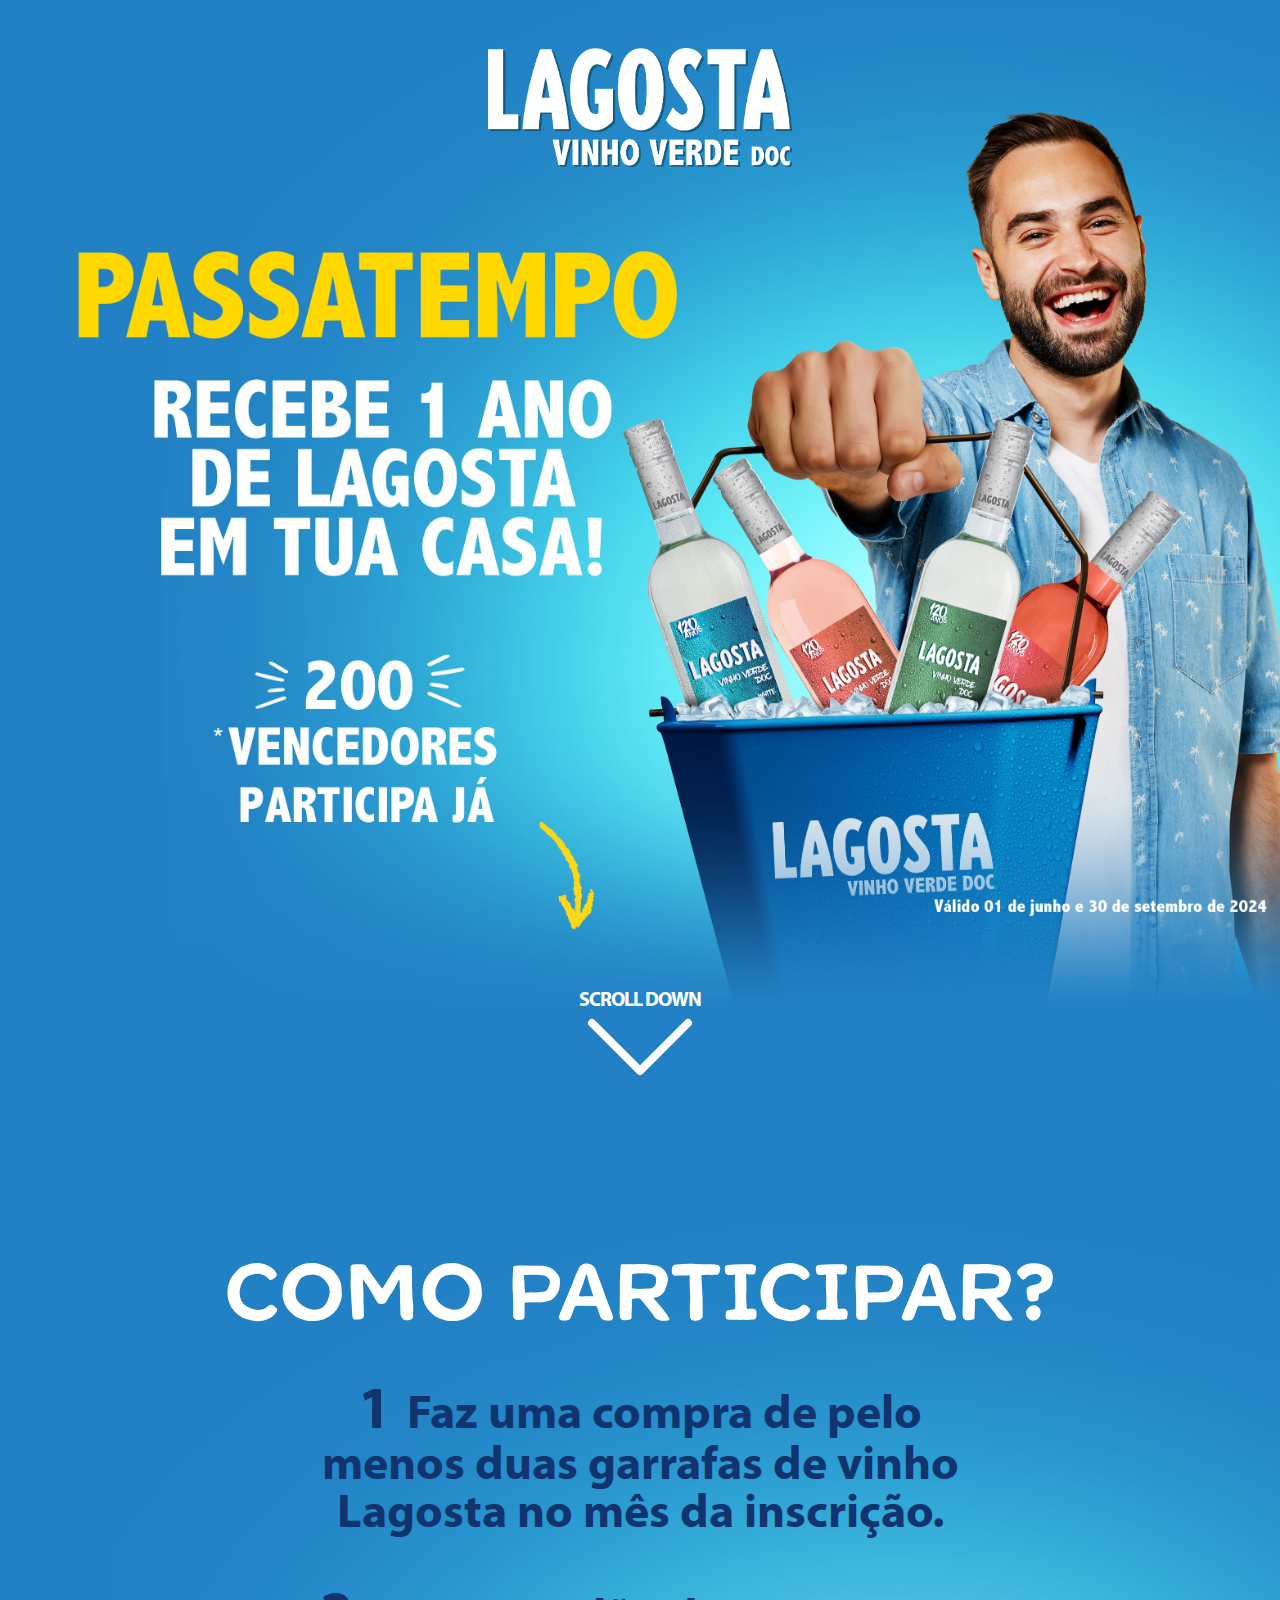
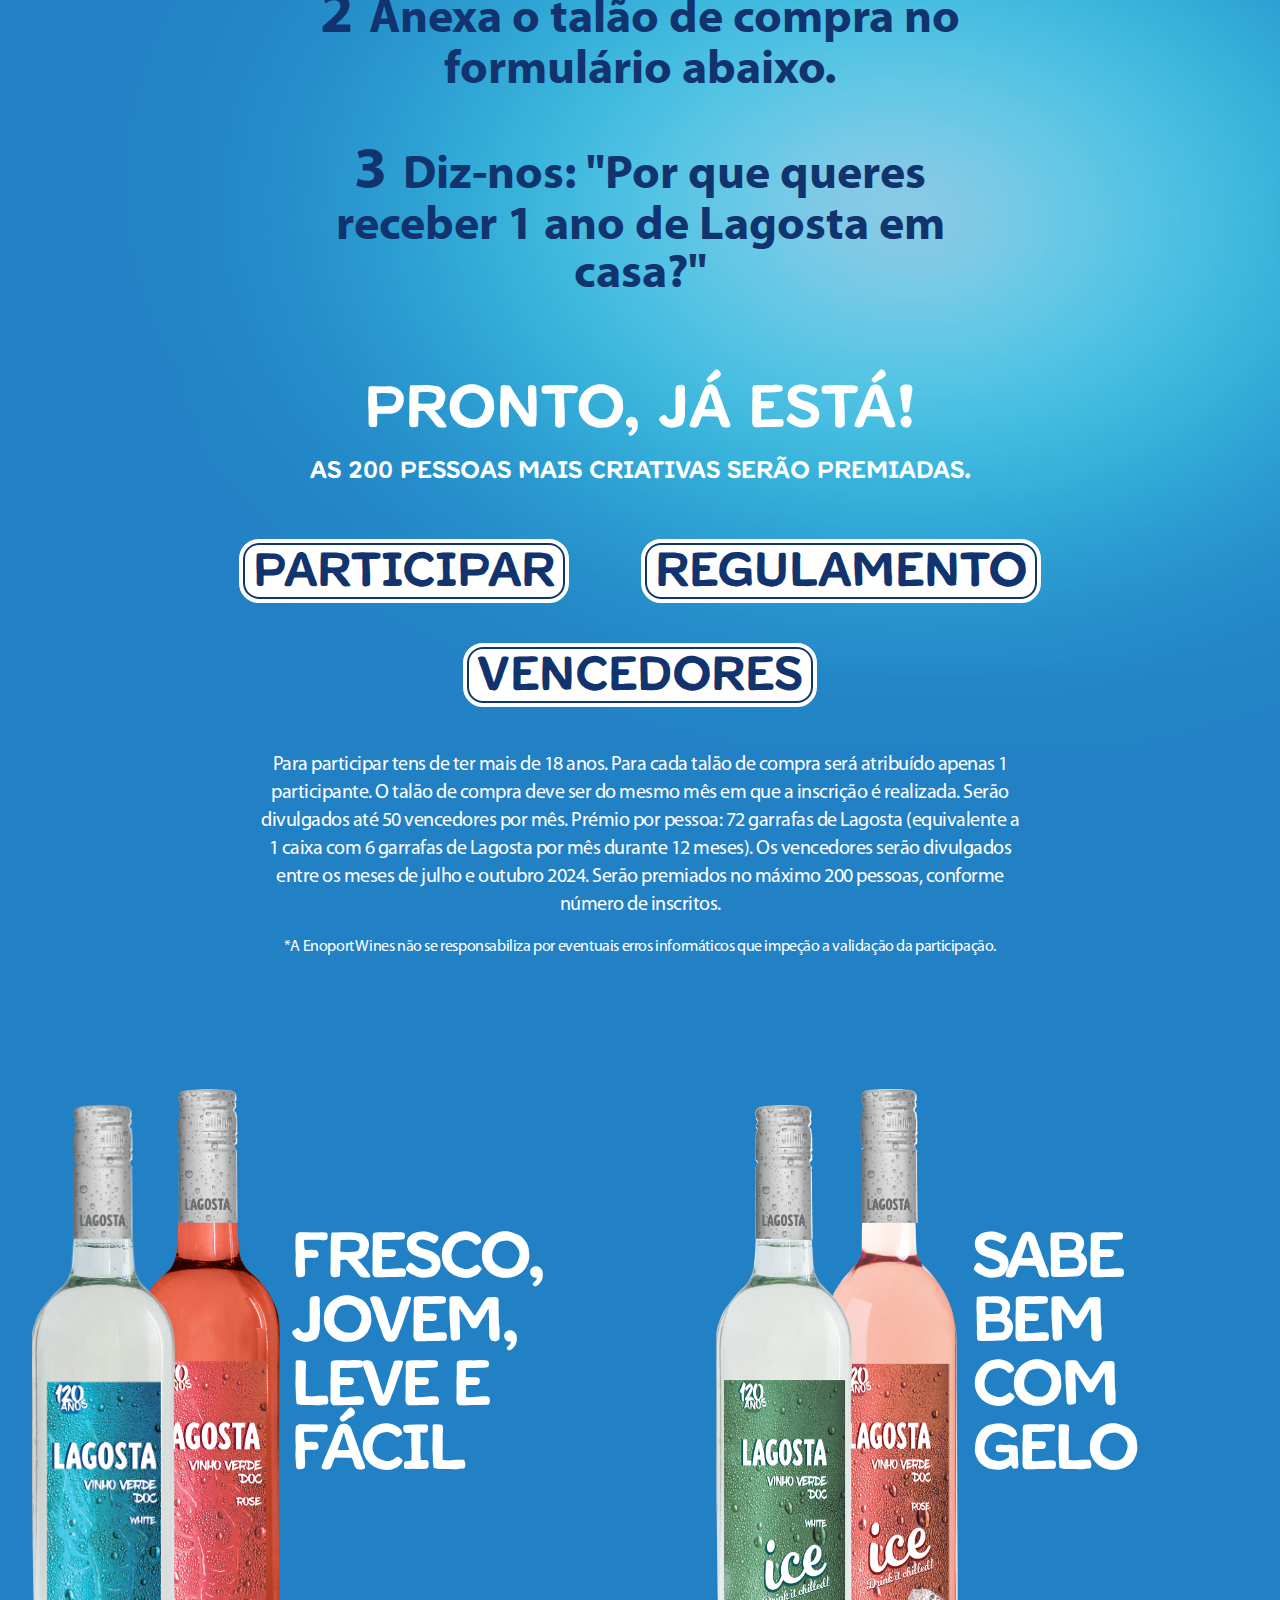
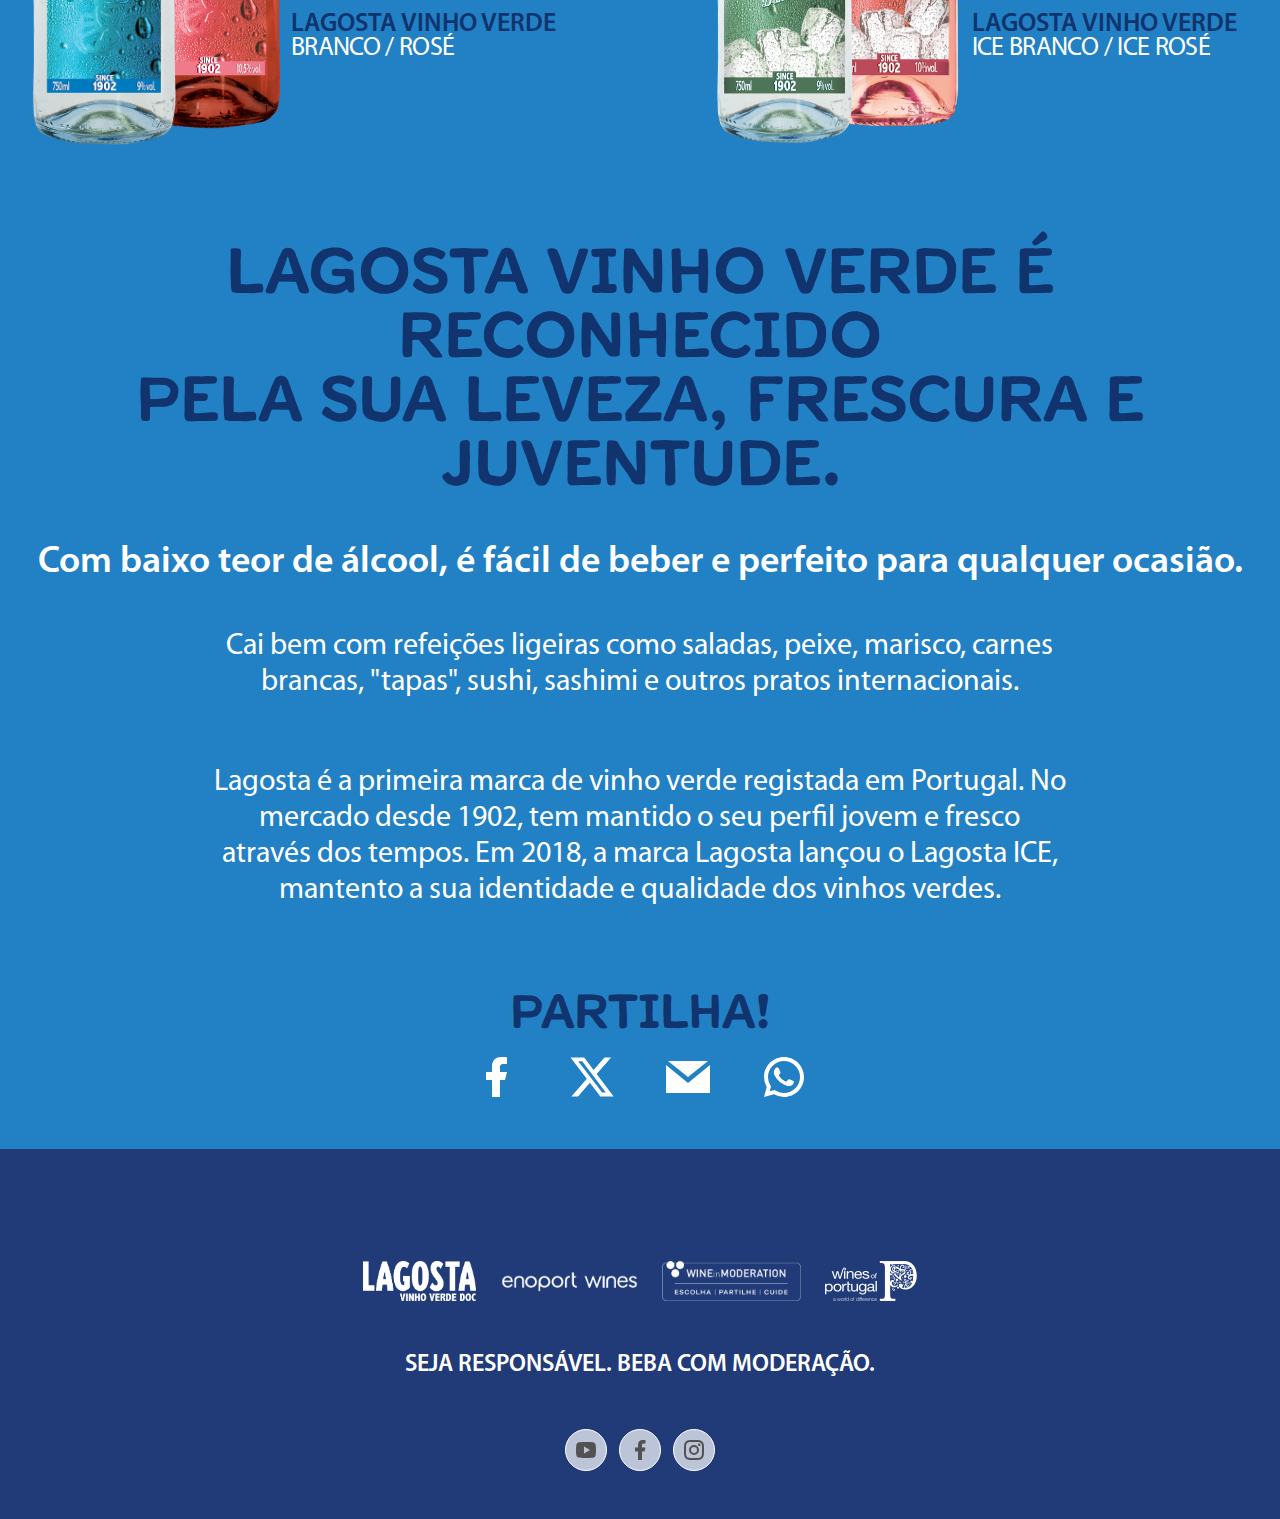
<file: index.html>
<!DOCTYPE html>
<html lang="en">
  <head>
    <meta charset="UTF-8" />
    <meta http-equiv="X-UA-Compatible" content="IE=edge" />
    <meta
      name="description"
      content="Lagosta é produzido na região norte de portugal, onde a brisa do atlântico dá às uvas um sabor fresco e vibrante."
    />
    <meta
      name="viewport"
      content="width=device-width, initial-scale=1, minimum-scale=1"
    />
    <title>Lagosta Vinho Verde</title>
    <link rel="icon" type="image/icon" href="favicon.ico" />
    <meta name="twitter:title" content="Lagosta Vinho Verde DOC" />
    <meta property="og:type" content="website" />
    <meta property="og:title" content="Lagosta Vinho Verde DOC" />
    <meta property="og:url" content="http://lagostavinhoverde.com/index.html" />
    <meta
      property="og:image"
      content="http://lagostavinhoverde.com/assets/images/logo-fb.png"
    />
    <meta
      property="og:description"
      content="Lagosta é produzido na região norte de portugal, onde a brisa do atlântico dá às uvas um sabor fresco e vibrante."
    />
    <link rel="stylesheet" href="./assets/index.BmPNa8y0.css" />
    <style>
      :root {
        --dark-blue: #11346e;
        --light-blue: #0b5d9a;
        --yellow: #ffd800;
        --letter-shadow: #13377d;
        font-family: Myriad Pro;
        line-height: 1.5;
        font-weight: 400;
        color-scheme: light dark;
        color: #fff;
        background-color: #2281c4;
        background-image: url(./assets/images/lagosta/Fundo.jpg);
        background-size: 100%;
        background-position: center 0;
        background-repeat: no-repeat;
        font-synthesis: none;
        text-rendering: optimizeLegibility;
        -webkit-font-smoothing: antialiased;
        -moz-osx-font-smoothing: grayscale;
      }
      .preloader {
        position: fixed;
        top: 0;
        left: 0;
        width: 100%;
        height: 100%;
        background: #2281c4;
        color: #fff;
        font-size: 32pt;
        display: flex;
        justify-content: center;
        align-items: center;
        z-index: 1000;
      }
    </style>
    <script type="module">
      document.addEventListener("DOMContentLoaded", function () {
        const e = new Image();
        (e.src = "./assets/images/lagosta/Fundo.jpg"),
          (e.onload = function () {
            const c = document.getElementById("preloader");
            c && (c.style.display = "none");
            const d = document.getElementById("content");
            d && d.classList.remove("hidden");
          });
      });
      const n = (e) => {
          window.open(e, "sharer", "toolbar=0,status=0,width=580,height=325");
        },
        t = window.location.href,
        o = document.title,
        s = document.getElementById("shareFacebook"),
        a = document.getElementById("shareTwitter"),
        i = document.getElementById("shareMail"),
        r = document.getElementById("shareWhatsapp");
      s?.addEventListener("click", () => {
        n(`https://www.facebook.com/share.php?u=${encodeURIComponent(t)}`);
      });
      a?.addEventListener("click", () => {
        n(
          `https://twitter.com/intent/tweet?text=${encodeURIComponent(
            o
          )}&url=${encodeURIComponent(t)}`
        );
      });
      i?.addEventListener("click", () => {
        window.location.href = `mailto:?subject=${encodeURIComponent(
          o
        )}&body=${encodeURIComponent("")}%0A${encodeURIComponent(t)}`;
      });
      r?.addEventListener("click", () => {
        n(
          `https://api.whatsapp.com/send?text=${encodeURIComponent(
            o
          )}%20${encodeURIComponent(t)}`
        );
      });
    </script>
  </head>
  <body>
    <main>
      <div id="preloader" class="preloader">
        <div class="flex items-center justify-center space-x-2">
          <div
            class="h-5 w-5 animate-bounce rounded-full bg-white [animation-delay:-0.3s]"
          ></div>
          <div
            class="h-5 w-5 animate-bounce rounded-full bg-white [animation-delay:-0.13s]"
          ></div>
          <div class="h-5 w-5 animate-bounce rounded-full bg-white"></div>
        </div>
      </div>
      <div id="content" class="hidden">
        <div class="h-fit">
          <header
            class="flex justify-center sm:px-8 py-2 xs:py-4 sm:py-8 md:py-12"
          >
            <img
              src="./assets/images/lagosta/Logo-LAGOSTA-novo.png"
              alt="Lagosta Vinho Verde"
              loading="lazy"
              class="w-1/3 xs:w-1/4"
              width="50"
              height="50"
              decoding="async"
            />
          </header>
          <div class="w-full h-auto aspect-video"></div>
          <div
            class="w-full h-20 xs:h-24 sm:h-28 md:h-32 lg:h-36 xl:h-40 relative text-center"
          >
            <div
              class="hidden lg:block absolute bottom-4 left-1/2 -translate-x-1/2 text-center"
            >
              <span
                class="text-xl uppercase font-extrabold tracking-tighter whitespace-nowrap"
                >Scroll down</span
              >
              <svg
                xmlns="http://www.w3.org/2000/svg"
                width="1em"
                height="1em"
                viewBox="0 0 16 16"
                class="w-32 h-auto -my-8"
              >
                <path
                  fill="currentColor"
                  fill-rule="evenodd"
                  d="M1.646 4.646a.5.5 0 0 1 .708 0L8 10.293l5.646-5.647a.5.5 0 0 1 .708.708l-6 6a.5.5 0 0 1-.708 0l-6-6a.5.5 0 0 1 0-.708"
                ></path>
              </svg>
            </div>
          </div>
        </div>
        <section
          class="flex flex-col w-fit mx-auto gap-20 xs:mt-10 md:mt-20 lg:mt-40"
        >
          <div class="flex flex-col gap-8">
            <span
              class="text-[1.6rem] sm:text-5xl md:text-6xl xl:text-[5rem] leading-none font-likely text-center text-white mb-4"
            >
              Como participar?
            </span>
            <div
              class="flex flex-col text-center sm:w-1/2 sm:mx-auto gap-6 md:gap-12 px-12 sm:px-0 font-bold"
            >
              <div
                class="flex mx-auto font-bold text-dark-blue text-lg xs:text-xl sm:text-3xl md:text-4xl xl:text-5xl"
              >
                <span class="w-fit">
                  <span
                    class="mr-1 text-3xl sm:text-4xl md:text-5xl xl:text-6xl"
                  >
                    1
                  </span>
                  Faz uma compra de pelo menos duas garrafas de vinho Lagosta no
                  mês da inscrição.
                </span>
              </div>
              <div
                class="flex mx-auto font-bold text-dark-blue text-lg xs:text-xl sm:text-3xl md:text-4xl xl:text-5xl"
              >
                <span class="w-fit">
                  <span
                    class="mr-1 text-3xl sm:text-4xl md:text-5xl xl:text-6xl"
                  >
                    2
                  </span>
                  Anexa o talão de compra no formulário abaixo.
                </span>
              </div>
              <div
                class="flex mx-auto font-bold text-dark-blue text-lg xs:text-xl sm:text-3xl md:text-4xl xl:text-5xl"
              >
                <span class="w-fit">
                  <span
                    class="mr-1 text-3xl sm:text-4xl md:text-5xl xl:text-6xl"
                  >
                    3
                  </span>
                  Diz-nos: &quot;Por que queres receber 1 ano de Lagosta em
                  casa?&quot;
                </span>
              </div>
            </div>
          </div>
          <div class="flex flex-col text-center gap-4">
            <span
              class="text-2xl sm:text-3xl md:text-4xl lg:text-5xl xl:text-6xl leading-none font-likely text-white"
            >
              Pronto, já está!
            </span>
            <span
              class="text-base sm:text-lg md:text-xl xl:text-2xl font-likely text-white"
            >
              As 200 pessoas mais criativas serão premiadas.
            </span>
            <div
              class="flex flex-col md:flex-row md:flex-wrap justify-center gap-6 md:gap-x-12 lg:gap-y-12 lg:gap-x-20 mx-auto font-likely text-lg xs:text-xl sm:text-3xl md:text-4xl xl:text-5xl text-white mb-8 mt-10 max-w-2xl md:max-w-3xl xl:max-w-[80%]"
            >
              <a
                href="https://docs.google.com/forms/d/e/1FAIpQLSfeC8BVYmy_xlc0wl3A8OyBHtO77Mx6WhHvpNfT5ukx19CJLw/viewform?usp=sf_link"
                target="_blank"
                class="flex-1 md:flex-none px-2 py-0.5 rounded-[1rem] text-dark-blue bg-white border-2 border-dark-blue outline outline-4 outline-white hover:shadow-xl transition"
              >
                Participar
              </a>
              <a
                href="./assets/Regulamento 1 ano gratis_final.pdf"
                target="_blank"
                class="flex-1 md:flex-none px-2 py-0.5 rounded-[1rem] text-dark-blue bg-white border-2 border-dark-blue outline outline-4 outline-white hover:shadow-xl transition"
              >
                Regulamento
              </a>
              <a
                href="./assets/vencedores.pdf"
                target="_blank"
                class="flex-1 md:flex-none px-2 py-0.5 rounded-[1rem] text-dark-blue bg-white border-2 border-dark-blue outline outline-4 outline-white hover:shadow-xl transition"
              >
                Vencedores
              </a>
            </div>
            <span
              class="text-white md:w-4/5 lg:w-3/5 text-base md:text-xl 2xl:text-2xl tracking-tight mx-auto px-8 lg:px-0"
            >
              Para participar tens de ter mais de 18 anos. Para cada talão de
              compra será atribuído apenas 1 participante. O talão de compra
              deve ser do mesmo mês em que a inscrição é realizada. Serão
              divulgados até 50 vencedores por mês. Prémio por pessoa: 72
              garrafas de Lagosta (equivalente a 1 caixa com 6 garrafas de
              Lagosta por mês durante 12 meses). Os vencedores serão divulgados
              entre os meses de julho e outubro 2024. Serão premiados no máximo
              200 pessoas, conforme número de inscritos.
            </span>
            <span
              class="md:w-4/5 lg:w-3/5 mx-auto px-10 lg:px-2 text-xs md:text-base 2xl:text-lg tracking-tight"
            >
              *A Enoport Wines não se responsabiliza por eventuais erros
              informáticos que impeção a validação da participação.
            </span>
          </div>
        </section>
        <section
          class="flex flex-col lg:flex-row w-fit mt-32 gap-20 lg:gap-12 xl:gap-24 2xl:gap-52 mx-auto px-8"
        >
          <div class="flex w-fit gap-2 md:gap-4 lg:gap-6 xl:gap-12">
            <div class="flex -space-x-10">
              <img
                src="./assets/images/Garrafas/Lagosta-VV-Branco-750ml_SC-120anos_HQ.png"
                alt="Lagosta VV Branco"
                class="w-16 xs:w-24 sm:w-32 lg:w-28 xl:w-36 h-full z-10 translate-y-4"
              />
              <img
                src="./assets/images/Garrafas/Lagosta-VV-Rose-750ml_120-Anos.png"
                alt="Lagosta VV Rose"
                class="w-16 xs:w-24 sm:w-32 lg:w-28 xl:w-36 h-full"
              />
            </div>
            <div
              class="flex flex-col gap-12 sm:gap-24 lg:gap-32 mt-auto mb-10 sm:mb-12 md:mb-14 lg:mb-16"
            >
              <span
                class="font-likely text-white text-xl xs:text-2xl sm:text-3xl md:text-4xl lg:text-5xl xl:text-[4rem] tracking-tighter leading-tight"
              >
                Fresco,
                <br />
                Jovem,
                <br />
                Leve e fácil
              </span>
              <span
                class="flex flex-col text-base xs:text-lg sm:text-xl md:text-2xl lg:text-[1.625rem] 2xl:text-4xl uppercase"
              >
                <p class="text-dark-blue font-semibold">Lagosta Vinho Verde</p>
                <p class="text-white -mt-2 2xl:mt-0 tracking-tight">
                  Branco / Rosé
                </p>
              </span>
            </div>
          </div>
          <div class="flex w-fit gap-2 md:gap-4 lg:gap-6 xl:gap-12">
            <div class="flex -space-x-10">
              <img
                src="./assets/images/Garrafas/Lagosta-VV_ICE_Chill_br-750ml_120-anos.png"
                alt="Lagosta VV Branco"
                class="w-16 xs:w-24 sm:w-32 lg:w-28 xl:w-36 h-full z-10 translate-y-4"
              />
              <img
                src="./assets/images/Garrafas/Lagosta-VV_ICE_Chill_rs-750ml_120-anos.png"
                alt="Lagosta VV Rose"
                class="w-16 xs:w-24 sm:w-32 lg:w-28 xl:w-36 h-full"
              />
            </div>
            <div
              class="flex flex-col gap-12 sm:gap-24 lg:gap-32 mt-auto mb-10 sm:mb-12 md:mb-14 lg:mb-16"
            >
              <span
                class="font-likely text-white text-xl xs:text-2xl sm:text-3xl md:text-4xl lg:text-5xl xl:text-[4rem] tracking-tighter leading-tight"
              >
                Sabe bem
                <br />
                com gelo
              </span>
              <span
                class="flex flex-col text-base xs:text-lg sm:text-xl md:text-2xl lg:text-[1.625rem] 2xl:text-4xl uppercase"
              >
                <p class="text-dark-blue font-semibold">Lagosta Vinho Verde</p>
                <p class="text-white -mt-2 2xl:mt-0 tracking-tight">
                  Ice Branco / Ice Rosé
                </p>
              </span>
            </div>
          </div>
        </section>
        <section
          class="flex flex-col mt-28 gap-6 sm:gap-10 md:gap-12 px-8 lg:px-0 text-center"
        >
          <span
            class="font-likely text-2xl sm:text-3xl md:text-4xl lg:text-5xl xl:text-[4rem] leading-none text-dark-blue"
          >
            Lagosta Vinho Verde é reconhecido
            <br class="hidden lg:block" />
            pela sua leveza, frescura e juventude.
          </span>
          <span
            class="text-white font-semibold text-lg sm:text-xl md:text-2xl lg:text-3xl xl:text-[2.35rem] 2xl:text-5xl"
          >
            Com baixo teor de álcool, é fácil de beber e perfeito para qualquer
            ocasião.
          </span>
          <div
            class="flex flex-col w-full sm:w-2/3 lg:w-1/2text-base sm:text-lg md:text-xl lg:text-2xl xl:text-3xl 2xl:text-4xl gap-6 sm:gap-10 md:gap-12 lg:gap-16 mx-auto text-white"
          >
            <span>
              Cai bem com refeições ligeiras como saladas, peixe, marisco,
              carnes brancas, "tapas", sushi, sashimi e outros pratos
              internacionais.
            </span>
            <span>
              Lagosta é a primeira marca de vinho verde registada em Portugal.
              No mercado desde 1902, tem mantido o seu perfil jovem e fresco
              através dos tempos. Em 2018, a marca Lagosta lançou o Lagosta ICE,
              mantento a sua identidade e qualidade dos vinhos verdes.
            </span>
          </div>
          <div
            class="flex flex-col w-auto gap-1 md:gap-2 lg:gap-4 mt-8 mb-12 mx-auto"
          >
            <span
              class="font-likely text-3xl sm:text-4xl md:text-3xl lg:text-4xl xl:text-5xl text-dark-blue"
            >
              Partilha!
            </span>
            <div
              class="flex items-center justify-center gap-6 md:gap-12 text-3xl sm:text-4xl md:text-3xl lg:text-4xl xl:text-5xl text-white"
            >
              <button
                id="shareFacebook"
                class="hover:text-neutral-300 hover:-translate-y-1 transition"
              >
                <svg
                  xmlns="http://www.w3.org/2000/svg"
                  width="1em"
                  height="1em"
                  viewBox="0 0 24 24"
                >
                  <path
                    fill="currentColor"
                    d="M14 13.5h2.5l1-4H14v-2c0-1.03 0-2 2-2h1.5V2.14c-.326-.043-1.557-.14-2.857-.14C11.928 2 10 3.657 10 6.7v2.8H7v4h3V22h4z"
                  ></path>
                </svg>
              </button>
              <button
                id="shareTwitter"
                class="hover:text-neutral-300 hover:-translate-y-1 transition"
              >
                <svg
                  xmlns="http://www.w3.org/2000/svg"
                  width="1em"
                  height="1em"
                  viewBox="0 0 512 512"
                >
                  <path
                    fill="currentColor"
                    d="M389.2 48h70.6L305.6 224.2L487 464H345L233.7 318.6L106.5 464H35.8l164.9-188.5L26.8 48h145.6l100.5 132.9zm-24.8 373.8h39.1L151.1 88h-42z"
                  ></path>
                </svg>
              </button>
              <button
                id="shareMail"
                class="hover:text-neutral-300 hover:-translate-y-1 transition"
              >
                <svg
                  xmlns="http://www.w3.org/2000/svg"
                  width="1em"
                  height="1em"
                  viewBox="0 0 24 24"
                >
                  <path
                    fill="currentColor"
                    fill-rule="evenodd"
                    d="M23 20V6l-11 9L1 6v14zm-11-8l10-8H2z"
                  ></path>
                </svg>
              </button>
              <button
                id="shareWhatsapp"
                class="hover:text-neutral-300 hover:-translate-y-1 transition"
              >
                <svg
                  xmlns="http://www.w3.org/2000/svg"
                  width="1em"
                  height="1em"
                  viewBox="0 0 24 24"
                >
                  <path
                    fill="currentColor"
                    d="m7.254 18.494l.724.423A7.953 7.953 0 0 0 12.001 20a8 8 0 1 0-8-8a7.95 7.95 0 0 0 1.084 4.024l.422.724l-.653 2.401zM2.005 22l1.352-4.968A9.953 9.953 0 0 1 2.001 12c0-5.523 4.477-10 10-10s10 4.477 10 10s-4.477 10-10 10a9.954 9.954 0 0 1-5.03-1.355zM8.392 7.308c.134-.01.269-.01.403-.004c.054.004.108.01.162.016c.159.018.334.115.393.249c.298.676.588 1.357.868 2.04c.062.152.025.347-.093.537c-.06.097-.154.233-.263.372c-.113.145-.356.411-.356.411s-.099.118-.061.265c.014.056.06.137.102.205l.059.095c.256.427.6.86 1.02 1.268c.12.116.237.235.363.346c.468.413.998.75 1.57 1l.005.002c.085.037.128.057.252.11c.062.026.126.048.191.066a.35.35 0 0 0 .367-.13c.724-.877.79-.934.796-.934v.002a.482.482 0 0 1 .378-.127c.06.004.121.015.177.04c.531.243 1.4.622 1.4.622l.582.261c.098.047.187.158.19.265c.004.067.01.175-.013.373c-.032.259-.11.57-.188.733a1.158 1.158 0 0 1-.21.302a2.381 2.381 0 0 1-.33.288c-.082.062-.125.09-.125.09a5.063 5.063 0 0 1-.383.22a1.99 1.99 0 0 1-.833.23c-.185.01-.37.024-.556.014c-.008 0-.568-.087-.568-.087a9.448 9.448 0 0 1-3.84-2.046c-.226-.199-.436-.413-.65-.626c-.888-.885-1.561-1.84-1.97-2.742a3.472 3.472 0 0 1-.33-1.413a2.73 2.73 0 0 1 .565-1.68c.073-.094.142-.192.261-.305c.126-.12.207-.184.294-.228a.961.961 0 0 1 .371-.1"
                  ></path>
                </svg>
              </button>
            </div>
          </div>
        </section>
        <footer class="bg-footer pt-16 sm:pt-28 pb-12">
          <div
            class="flex flex-col md:flex-row gap-6 w-fit mx-auto justify-center"
          >
            <div>
              <img
                src="./assets/images/lg-rod-1.png"
                alt="Lagosta Vinho Verde"
                class="flex h-10"
              />
            </div>
            <div>
              <img
                src="./assets/images/lg-rod-2.png"
                alt="Enoport Wines"
                class="flex h-10"
              />
            </div>
            <div>
              <img
                src="./assets/images/lg-rod-3.png"
                alt="Wine Moderation"
                class="flex h-10"
              />
            </div>
            <div>
              <img
                src="./assets/images/lg-rod-4.png"
                alt="Wines of Portugal"
                class="flex h-10"
              />
            </div>
          </div>
          <div
            class="text-white text-base sm:text-lg md:text-xl lg:text-2xl tracking-normal uppercase font-semibold text-center mt-12"
          >
            <span>Seja responsável. Beba com moderação.</span>
          </div>
          <div class="flex gap-3 text-neutral-600 text-lg justify-center mt-12">
            <a
              href="https://www.youtube.com/@enoportunitedwines"
              class="flex items-center p-2 rounded-full bg-white/70 border border-white group"
            >
              <svg
                xmlns="http://www.w3.org/2000/svg"
                width="1em"
                height="1em"
                viewBox="0 0 24 24"
                class="w-6 h-auto"
              >
                <path
                  fill="currentColor"
                  d="M12.244 4c.534.003 1.87.016 3.29.073l.504.022c1.429.067 2.857.183 3.566.38c.945.266 1.687 1.04 1.938 2.022c.4 1.56.45 4.602.456 5.339l.001.152v.174c-.007.737-.057 3.78-.457 5.339c-.254.985-.997 1.76-1.938 2.022c-.709.197-2.137.313-3.566.38l-.504.023c-1.42.056-2.756.07-3.29.072l-.235.001h-.255c-1.13-.007-5.856-.058-7.36-.476c-.944-.266-1.687-1.04-1.938-2.022c-.4-1.56-.45-4.602-.456-5.339v-.326c.006-.737.056-3.78.456-5.339c.254-.985.997-1.76 1.939-2.021c1.503-.419 6.23-.47 7.36-.476zM9.999 8.5v7l6-3.5z"
                ></path>
              </svg>
            </a>
            <a
              href="https://www.facebook.com/lagostawines"
              class="flex items-center p-2 rounded-full bg-white/70 border border-white group"
            >
              <svg
                xmlns="http://www.w3.org/2000/svg"
                width="1em"
                height="1em"
                viewBox="0 0 24 24"
                class="w-6 h-auto"
              >
                <path
                  fill="currentColor"
                  d="M14 13.5h2.5l1-4H14v-2c0-1.03 0-2 2-2h1.5V2.14c-.326-.043-1.557-.14-2.857-.14C11.928 2 10 3.657 10 6.7v2.8H7v4h3V22h4z"
                ></path>
              </svg>
            </a>
            <a
              href="https://www.instagram.com/lagostawines/"
              class="flex items-center p-2 rounded-full bg-white/70 border border-white group"
            >
              <svg
                xmlns="http://www.w3.org/2000/svg"
                width="1em"
                height="1em"
                viewBox="0 0 24 24"
                class="w-6 h-auto"
              >
                <path
                  fill="currentColor"
                  d="M12.001 9a3 3 0 1 0 0 6a3 3 0 0 0 0-6m0-2a5 5 0 1 1 0 10a5 5 0 0 1 0-10m6.5-.25a1.25 1.25 0 0 1-2.5 0a1.25 1.25 0 0 1 2.5 0M12.001 4c-2.474 0-2.878.007-4.029.058c-.784.037-1.31.142-1.798.332a2.886 2.886 0 0 0-1.08.703a2.89 2.89 0 0 0-.704 1.08c-.19.49-.295 1.015-.331 1.798C4.007 9.075 4 9.461 4 12c0 2.475.007 2.878.058 4.029c.037.783.142 1.31.331 1.797c.17.435.37.748.702 1.08c.337.336.65.537 1.08.703c.494.191 1.02.297 1.8.333C9.075 19.994 9.461 20 12 20c2.475 0 2.878-.007 4.029-.058c.782-.037 1.308-.142 1.797-.331a2.91 2.91 0 0 0 1.08-.703c.337-.336.538-.649.704-1.08c.19-.492.296-1.018.332-1.8c.052-1.103.058-1.49.058-4.028c0-2.474-.007-2.878-.058-4.029c-.037-.782-.143-1.31-.332-1.798a2.912 2.912 0 0 0-.703-1.08a2.884 2.884 0 0 0-1.08-.704c-.49-.19-1.016-.295-1.798-.331C14.926 4.006 14.54 4 12 4m0-2c2.717 0 3.056.01 4.123.06c1.064.05 1.79.217 2.427.465c.66.254 1.216.598 1.772 1.153a4.908 4.908 0 0 1 1.153 1.772c.247.637.415 1.363.465 2.428c.047 1.066.06 1.405.06 4.122c0 2.717-.01 3.056-.06 4.122c-.05 1.065-.218 1.79-.465 2.428a4.884 4.884 0 0 1-1.153 1.772a4.915 4.915 0 0 1-1.772 1.153c-.637.247-1.363.415-2.427.465c-1.067.047-1.406.06-4.123.06c-2.717 0-3.056-.01-4.123-.06c-1.064-.05-1.789-.218-2.427-.465a4.89 4.89 0 0 1-1.772-1.153a4.905 4.905 0 0 1-1.153-1.772c-.248-.637-.415-1.363-.465-2.428C2.012 15.056 2 14.717 2 12c0-2.717.01-3.056.06-4.122c.05-1.065.217-1.79.465-2.428a4.88 4.88 0 0 1 1.153-1.772A4.897 4.897 0 0 1 5.45 2.525c.637-.248 1.362-.415 2.427-.465C8.945 2.013 9.284 2 12.001 2"
                ></path>
              </svg>
            </a>
          </div>
        </footer>
      </div>
    </main>
  </body>
</html>
</file>
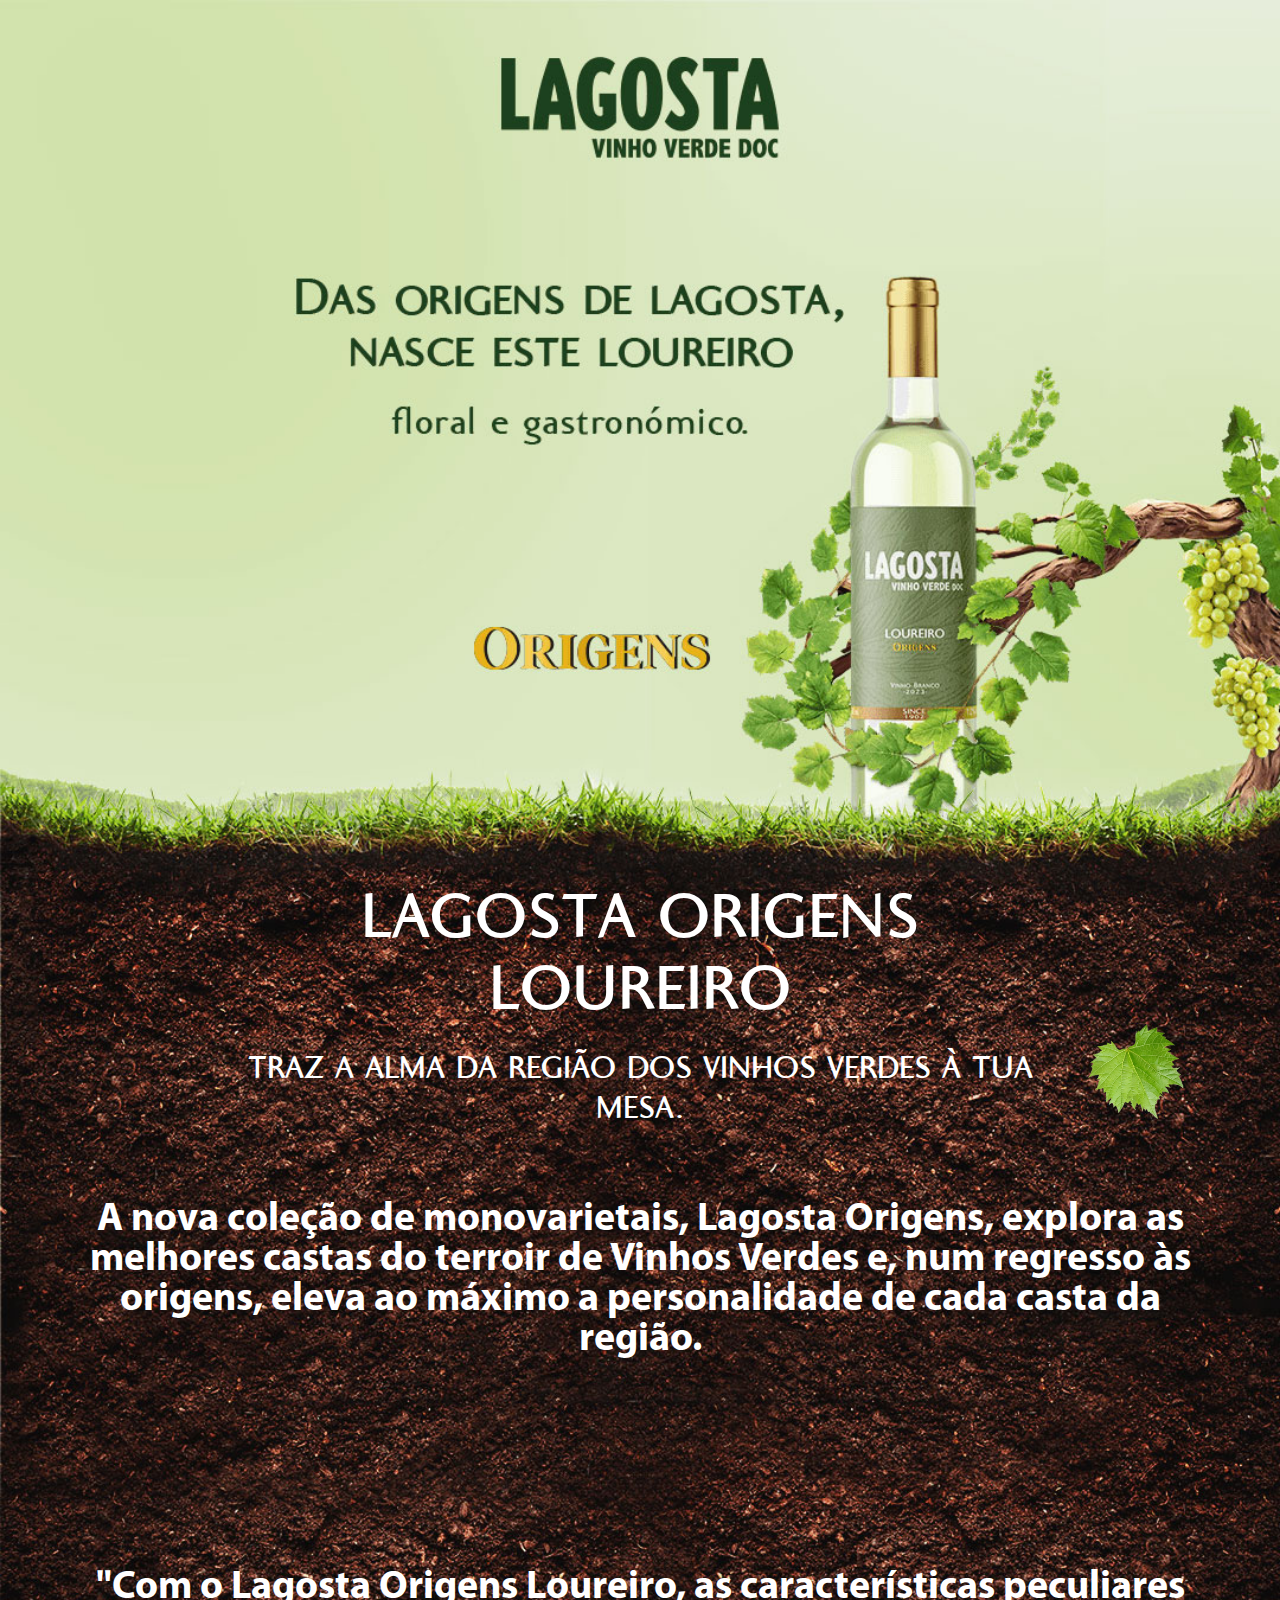
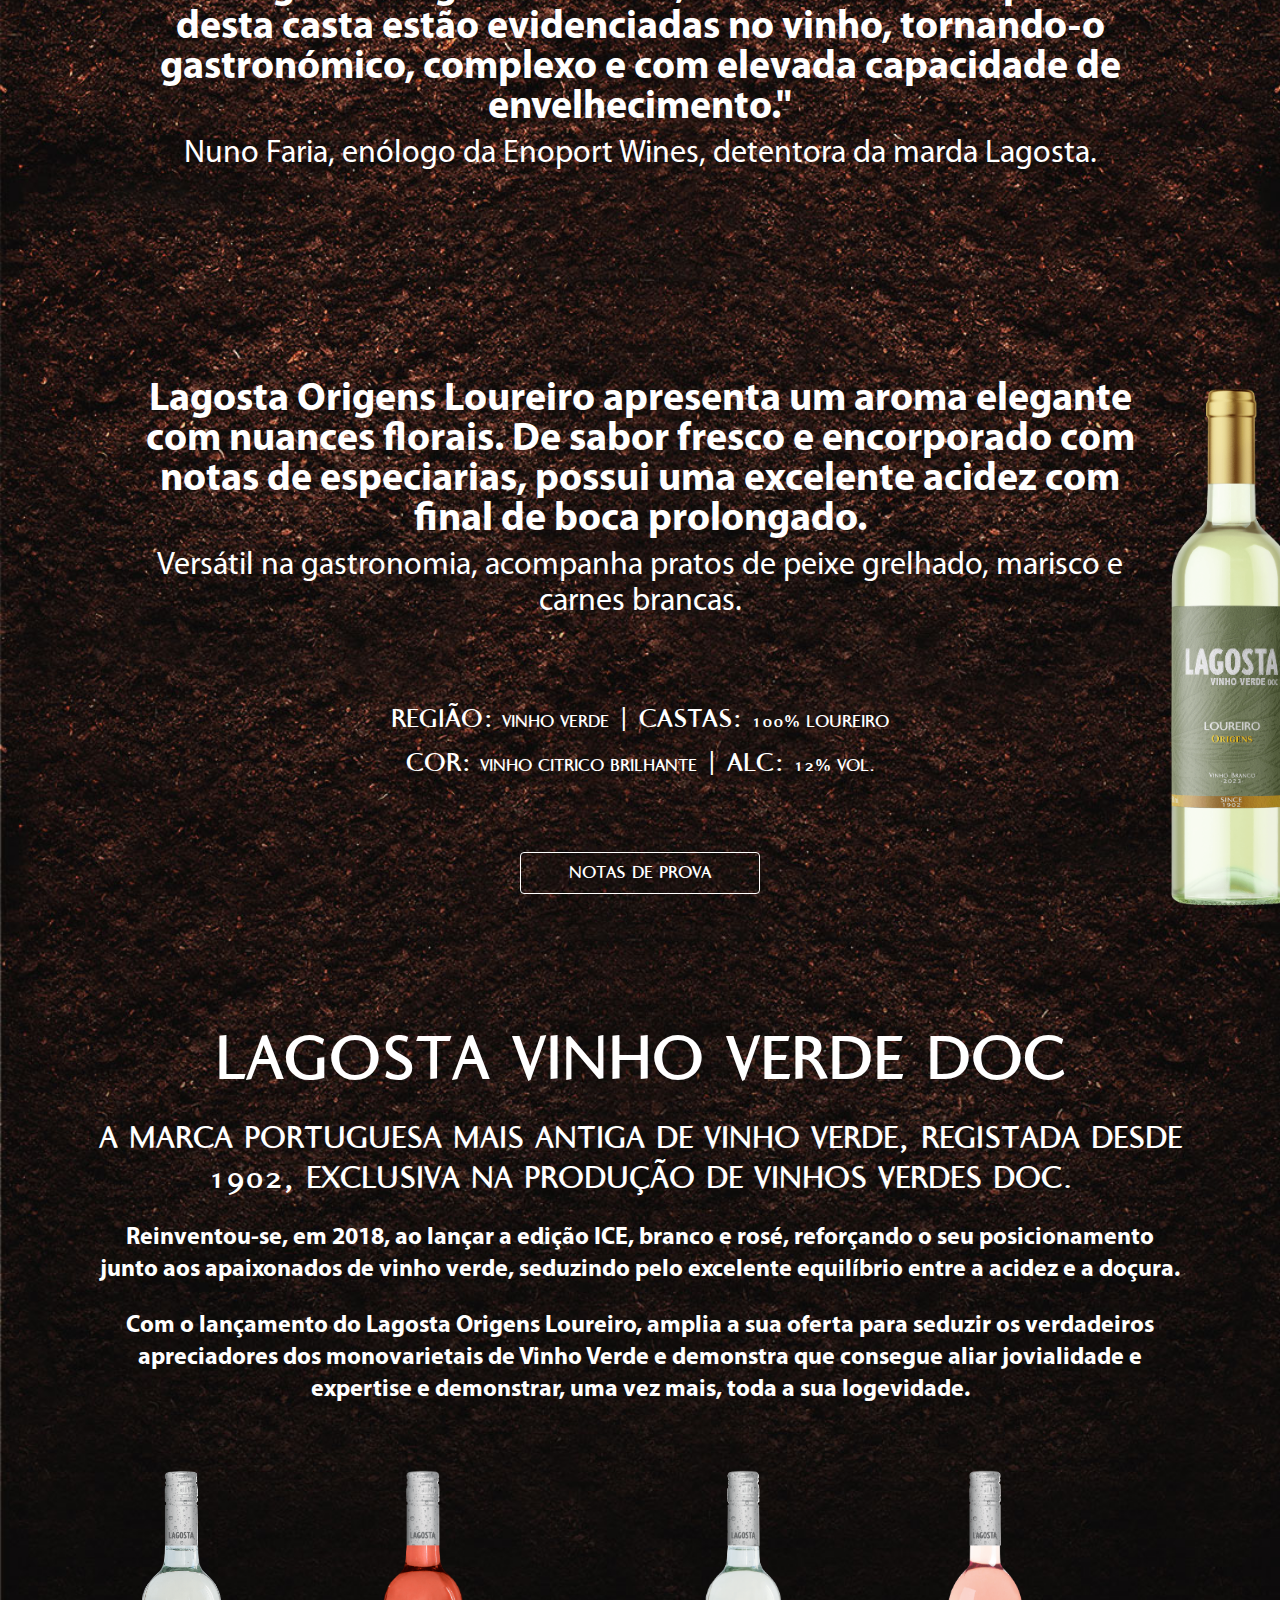
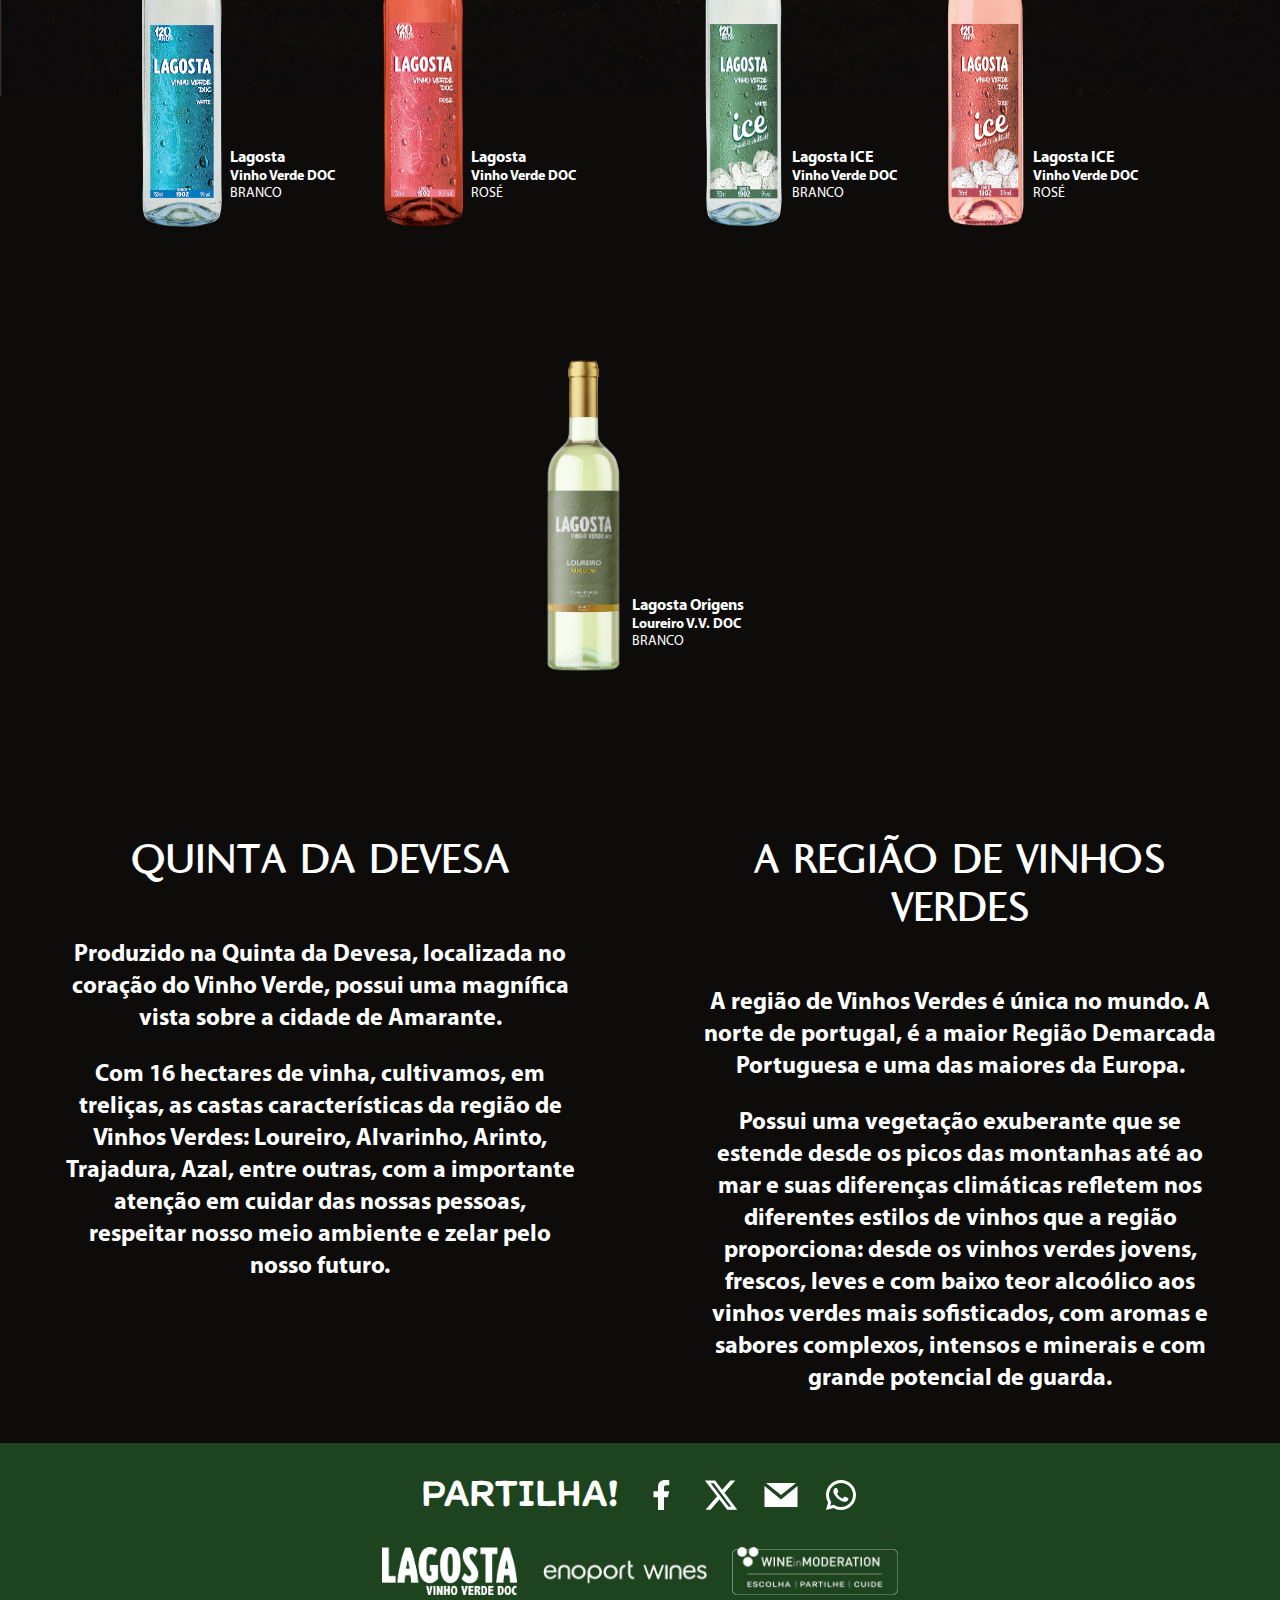
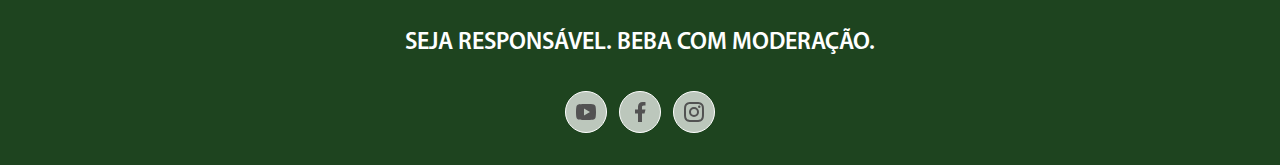
<file: loureiro.html>
<!DOCTYPE html>
<html lang="en">
  <head>
    <meta charset="UTF-8" />
    <meta http-equiv="X-UA-Compatible" content="IE=edge" />
    <meta
      name="description"
      content="Lagosta é produzido na região norte de portugal, onde a brisa do atlântico dá às uvas um sabor fresco e vibrante."
    />
    <meta
      name="viewport"
      content="width=device-width, initial-scale=1, minimum-scale=1"
    />
    <title>Lagosta Vinho Verde Loureiro</title>
    <link rel="icon" type="image/icon" href="./favicon.ico" />
    <meta name="twitter:title" content="Lagosta Vinho Verde DOC" />
    <meta property="og:type" content="website" />
    <meta property="og:title" content="Lagosta Vinho Verde DOC" />
    <meta property="og:url" content="http://lagostavinhoverde.com/index.html" />
    <meta
      property="og:image"
      content="http://lagostavinhoverde.com/assets/images/logo-fb.png"
    />
    <meta
      property="og:description"
      content="Lagosta é produzido na região norte de portugal, onde a brisa do atlântico dá às uvas um sabor fresco e vibrante."
    />
    <link rel="stylesheet" href="./assets/index.BmPNa8y0.css" />
    <style>
      :root {
        --dark-green: #1e441f;
        font-family: Myriad Pro;
        line-height: 1.5;
        font-weight: 400;
        color-scheme: light dark;
        color: #fff;
        background-color: #0d0c0b;
        background-image: url(./assets/images/loureiro/loureirobg.jpg);
        background-size: 100%;
        background-position: center 0;
        background-repeat: no-repeat;
        font-synthesis: none;
        text-rendering: optimizeLegibility;
        -webkit-font-smoothing: antialiased;
        -moz-osx-font-smoothing: grayscale;
        -webkit-user-select: text;
        -moz-user-select: text;
        user-select: text;
      }
      ::-moz-selection {
        background-color: #1e441fdd;
      }
      ::selection {
        background-color: #1e441fdd;
      }
      img,
      button,
      footer,
      .button {
        -webkit-user-select: none;
        -moz-user-select: none;
        user-select: none;
      }
      .preloader {
        position: fixed;
        top: 0;
        left: 0;
        width: 100%;
        height: 100%;
        background: var(--dark-green);
        color: #fff;
        font-size: 32pt;
        display: flex;
        justify-content: center;
        align-items: center;
        z-index: 1000;
      }
    </style>
    <script type="module">
      document.addEventListener("DOMContentLoaded", function () {
        const e = new Image();
        (e.src = "./assets/images/loureiro/loureirobg.jpg"),
          (e.onload = function () {
            const c = document.getElementById("preloader");
            c && (c.style.display = "none");
            const d = document.getElementById("content");
            d && d.classList.remove("hidden");
          });
      });
      const n = (e) => {
          window.open(e, "sharer", "toolbar=0,status=0,width=580,height=325");
        },
        t = window.location.href,
        o = document.title,
        a = document.getElementById("shareFacebook"),
        s = document.getElementById("shareTwitter"),
        i = document.getElementById("shareMail"),
        r = document.getElementById("shareWhatsapp");
      a?.addEventListener("click", () => {
        n(`https://www.facebook.com/share.php?u=${encodeURIComponent(t)}`);
      });
      s?.addEventListener("click", () => {
        n(
          `https://twitter.com/intent/tweet?text=${encodeURIComponent(
            o
          )}&url=${encodeURIComponent(t)}`
        );
      });
      i?.addEventListener("click", () => {
        window.location.href = `mailto:?subject=${encodeURIComponent(
          o
        )}&body=${encodeURIComponent("")}%0A${encodeURIComponent(t)}`;
      });
      r?.addEventListener("click", () => {
        n(
          `https://api.whatsapp.com/send?text=${encodeURIComponent(
            o
          )}%20${encodeURIComponent(t)}`
        );
      });
    </script>
  </head>
  <body>
    <main>
      <div id="preloader" class="preloader">
        <div class="flex items-center justify-center space-x-2">
          <div
            class="h-5 w-5 animate-bounce rounded-full bg-white [animation-delay:-0.3s]"
          ></div>
          <div
            class="h-5 w-5 animate-bounce rounded-full bg-white [animation-delay:-0.13s]"
          ></div>
          <div class="h-5 w-5 animate-bounce rounded-full bg-white"></div>
        </div>
      </div>
      <div class="w-full h-auto aspect-[16/11]"></div>
      <div
        id="content"
        class="hidden mb-12 px-6 xs:px-8 sm:px-10 md:px-12 lg:px-14 xl:px-16"
      >
        <div
          class="flex flex-col gap-6 max-w-[1400px] mx-auto items-center text-center"
        >
          <span
            class="font-ela uppercase text-4xl md:text-5xl lg:text-6xl xl:text-7xl"
          >
            Lagosta Origens <br />
            Loureiro
          </span>
          <span
            class="sm:w-3/4 font-ela uppercase text-base xs:text-lg sm:text-xl md:text-2xl lg:text-3xl xl:text-4xl relative"
          >
            Traz a alma da região dos vinhos verdes à tua mesa.
            <img
              src="./assets/images/loureiro/Parra.png"
              alt="Parra"
              class="absolute hidden md:block w-24 h-auto rotate-180 -top-6 -right-16 translate-x-1/2"
            />
          </span>
          <span
            class="text-lg xs:text-xl sm:text-2xl md:text-3xl lg:text-4xl xl:text-[2.5rem] leading-none font-bold mt-6 md:mt-12"
          >
            A nova coleção de monovarietais, Lagosta Origens, explora as
            melhores castas do terroir de Vinhos Verdes e, num regresso às
            origens, eleva ao máximo a personalidade de cada casta da região.
          </span>
        </div>
        <div
          class="flex flex-col max-w-[1250px] mx-auto items-center text-center mt-12 xs:mt-20 sm:mt-28 md:mt-36 lg:mt-44 xl:mt-52 relative"
        >
          <!-- <img src="./assets/images/loureiro/Parra.png" alt="Parra" class="absolute w-24 h-auto rotate-180 -top-6 -right-16 translate-x-1/2"> -->
          <span
            class="text-lg xs:text-xl sm:text-2xl md:text-3xl lg:text-4xl xl:text-[2.5rem] leading-none font-bold"
          >
            &quot;Com o Lagosta Origens Loureiro, as características peculiares
            desta casta estão evidenciadas no vinho, tornando-o gastronómico,
            complexo e com elevada capacidade de envelhecimento.&quot;
          </span>
          <span
            class="text-base xs:text-lg sm:text-xl md:text-2xl lg:text-3xl xl:text-[2rem] leading-none italic mt-2"
            >Nuno Faria, enólogo da Enoport Wines, detentora da marda
            Lagosta.</span
          >
        </div>
        <div
          class="flex flex-col max-w-5xl mx-auto items-center text-center mt-12 xs:mt-20 sm:mt-28 md:mt-36 lg:mt-44 xl:mt-52 relative"
        >
          <span
            class="text-lg xs:text-xl sm:text-2xl md:text-3xl lg:text-4xl xl:text-[2.5rem] leading-none font-bold"
          >
            Lagosta Origens Loureiro apresenta um aroma elegante com nuances
            florais. De sabor fresco e encorporado com notas de especiarias,
            possui uma excelente acidez com final de boca prolongado.
          </span>
          <span
            class="text-base xs:text-lg sm:text-xl md:text-2xl lg:text-3xl xl:text-[2rem] leading-none italic mt-2"
            >Versátil na gastronomia, acompanha pratos de peixe grelhado,
            marisco e carnes brancas.</span
          >
          <div
            class="flex flex-col gap-2 mt-20 items-center font-ela uppercase"
          >
            <div class="flex flex-col xs:flex-row gap-2 items-center">
              <div class="flex gap-2 items-baseline">
                <span class="text-lg md:text-xl lg:text-2xl xl:text-3xl"
                  >Região:</span
                >
                <span class="text-sm md:text-base lg:text-lg xl:text-xl"
                  >Vinho Verde</span
                >
              </div>
              <span class="text-2xl hidden xs:block">|</span>
              <div class="flex gap-2 items-baseline">
                <span class="text-lg md:text-xl lg:text-2xl xl:text-3xl"
                  >Castas:</span
                >
                <span class="text-sm md:text-base lg:text-lg xl:text-xl"
                  >100% Loureiro</span
                >
              </div>
            </div>
            <div class="flex flex-col xs:flex-row gap-2 items-center">
              <div class="flex gap-2 items-baseline">
                <span class="text-lg md:text-xl lg:text-2xl xl:text-3xl"
                  >Cor:</span
                >
                <span class="text-sm md:text-base lg:text-lg xl:text-xl"
                  >Vinho Citrico Brilhante</span
                >
              </div>
              <span class="text-2xl hidden xs:block">|</span>
              <div class="flex gap-2 items-baseline">
                <span class="text-lg md:text-xl lg:text-2xl xl:text-3xl"
                  >ALC:</span
                >
                <span class="text-sm md:text-base lg:text-lg xl:text-xl"
                  >12% Vol.</span
                >
              </div>
            </div>
            <a
              href="./assets/loureiro.pdf"
              target="_blank"
              class="button text-xl px-12 py-1.5 mt-16 rounded border border-white uppercase hover:bg-white/10 transition"
            >
              Notas de prova
            </a>
          </div>
          <img
            src="./assets/images/Garrafas/Lagosta Origens  Loureiro Vinho Verde DOC 750ml.png"
            alt="Garrafa Nova Loureiro"
            class="absolute hidden md:block md:w-24 xl:w-40 top-1/2 xl:top-0 right-[20%] xl:right-0 md:translate-x-full"
          />
        </div>
        <div
          class="flex flex-col gap-16 mx-auto items-center text-center mt-20 md:mt-24 lg:mt-28 xl:mt-32 relative"
        >
          <div class="flex flex-col gap-6 max-w-6xl sm:px-8">
            <span
              class="font-ela uppercase text-4xl md:text-5xl lg:text-6xl xl:text-7xl"
            >
              Lagosta Vinho Verde Doc
            </span>
            <span
              class="font-ela uppercase text-lg sm:text-xl md:text-2xl lg:text-3xl xl:text-4xl"
            >
              A marca Portuguesa mais antiga de Vinho Verde, registada desde
              1902, Exclusiva na produção de Vinhos Verdes DOC.
            </span>
            <span class="text-base md:tetx-lg lg:text-xl xl:text-2xl font-bold"
              >Reinventou-se, em 2018, ao lançar a edição ICE, branco e rosé,
              reforçando o seu posicionamento junto aos apaixonados de vinho
              verde, seduzindo pelo excelente equilíbrio entre a acidez e a
              doçura.</span
            >
            <span class="text-base md:tetx-lg lg:text-xl xl:text-2xl font-bold"
              >Com o lançamento do Lagosta Origens Loureiro, amplia a sua oferta
              para seduzir os verdadeiros apreciadores dos monovarietais de
              Vinho Verde e demonstra que consegue aliar jovialidade e expertise
              e demonstrar, uma vez mais, toda a sua logevidade.</span
            >
          </div>
          <div
            class="flex flex-wrap gap-14 xs:gap-16 sm:gap-20 md:gap-24 lg:gap-28 xl:gap-32 justify-center w-full max-w-5xl xl:max-w-[1400px]"
          >
            <div
              class="flex gap-20 xs:gap-16 sm:gap-14 md:gap-12 scale-75 xs:scale-90 sm:scale-95 md:scale-100 transform"
            >
              <div class="flex w-fit gap-2">
                <img
                  src="./assets/images/Garrafas/Lagosta-VV-Branco-750ml_SC-120anos_HQ.png"
                  alt="Lagosta VV Branco"
                  class="w-20 h-full z-10"
                />
                <div class="flex flex-col text-start mb-6 mt-auto">
                  <span class="font-bold text-base leading-tight">Lagosta</span>
                  <span class="font-bold text-sm leading-tight">
                    Vinho Verde DOC
                  </span>
                  <span class="text-sm uppercase font-thin leading-tight">
                    Branco
                  </span>
                </div>
              </div>
              <div class="flex w-fit gap-2">
                <img
                  src="./assets/images/Garrafas/Lagosta-VV-Rose-750ml_120-Anos.png"
                  alt="Lagosta VV Rosé"
                  class="w-20 h-full z-10"
                />
                <div class="flex flex-col text-start mb-6 mt-auto">
                  <span class="font-bold text-base leading-tight">Lagosta</span>
                  <span class="font-bold text-sm leading-tight">
                    Vinho Verde DOC
                  </span>
                  <span class="text-sm uppercase font-thin leading-tight">
                    Rosé
                  </span>
                </div>
              </div>
            </div>
            <div
              class="flex gap-20 xs:gap-16 sm:gap-14 md:gap-12 scale-75 xs:scale-90 sm:scale-95 md:scale-100 transform"
            >
              <div class="flex w-fit gap-2">
                <img
                  src="./assets/images/Garrafas/Lagosta-VV_ICE_Chill_br-750ml_120-anos.png"
                  alt="Lagosta VV ICE Branco"
                  class="w-20 h-full z-10"
                />
                <div class="flex flex-col text-start mb-6 mt-auto">
                  <span class="font-bold text-base leading-tight">
                    Lagosta ICE
                  </span>
                  <span class="font-bold text-sm leading-tight">
                    Vinho Verde DOC
                  </span>
                  <span class="text-sm uppercase font-thin leading-tight">
                    Branco
                  </span>
                </div>
              </div>
              <div class="flex w-fit gap-2">
                <img
                  src="./assets/images/Garrafas/Lagosta-VV_ICE_Chill_rs-750ml_120-anos.png"
                  alt="Lagosta VV ICE Rosé"
                  class="w-20 h-full z-10"
                />
                <div class="flex flex-col text-start mb-6 mt-auto">
                  <span class="font-bold text-base leading-tight">
                    Lagosta ICE
                  </span>
                  <span class="font-bold text-sm leading-tight">
                    Vinho Verde DOC
                  </span>
                  <span class="text-sm uppercase font-thin leading-tight">
                    Rosé
                  </span>
                </div>
              </div>
            </div>
            <div
              class="flex gap-20 xs:gap-16 sm:gap-14 md:gap-12 scale-75 xs:scale-90 sm:scale-95 md:scale-100 transform"
            >
              <div class="flex w-fit gap-2">
                <img
                  src="./assets/images/Garrafas/Lagosta Origens  Loureiro Vinho Verde DOC 750ml.png"
                  alt="Loureiro VV Branco"
                  class="w-24 h-full z-10"
                />
                <div class="flex flex-col text-start mb-6 mt-auto -ml-2">
                  <span class="font-bold text-base leading-tight">
                    Lagosta Origens
                  </span>
                  <span class="font-bold text-sm leading-tight">
                    Loureiro V.V. DOC
                  </span>
                  <span class="text-sm uppercase font-thin leading-tight">
                    Branco
                  </span>
                </div>
              </div>
            </div>
          </div>
        </div>
        <div
          class="flex flex-col w-full sm:w-3/4 md:w-full mx-auto md:flex-row gap-6 xs:gap-12 sm:gap-20 md:gap-24 lg:gap-28 xl:gap-32 mt-40"
        >
          <div class="flex flex-col gap-6 w-full text-center">
            <span
              class="text-xl sm:text-2xl md:text-3xl lg:text-4xl xl:text-5xl uppercase md:mb-8 font-ela"
              >Quinta da Devesa</span
            >
            <span
              class="text-base sm:text-base md:text-lg lg:text-xl xl:text-2xl font-bold"
              >Produzido na Quinta da Devesa, localizada no coração do Vinho
              Verde, possui uma magnífica vista sobre a cidade de
              Amarante.</span
            >
            <span
              class="text-base sm:text-base md:text-lg lg:text-xl xl:text-2xl font-bold"
              >Com 16 hectares de vinha, cultivamos, em treliças, as castas
              características da região de Vinhos Verdes: Loureiro, Alvarinho,
              Arinto, Trajadura, Azal, entre outras, com a importante atenção em
              cuidar das nossas pessoas, respeitar nosso meio ambiente e zelar
              pelo nosso futuro.</span
            >
          </div>
          <div class="flex flex-col gap-6 w-full text-center">
            <span
              class="text-xl sm:text-2xl md:text-3xl lg:text-4xl xl:text-5xl uppercase md:mb-8 font-ela"
              >A região de Vinhos Verdes</span
            >
            <span
              class="text-base sm:text-base md:text-lg lg:text-xl xl:text-2xl font-bold"
              >A região de Vinhos Verdes é única no mundo. A norte de portugal,
              é a maior Região Demarcada Portuguesa e uma das maiores da
              Europa.</span
            >
            <span
              class="text-base sm:text-base md:text-lg lg:text-xl xl:text-2xl font-bold"
              >Possui uma vegetação exuberante que se estende desde os picos das
              montanhas até ao mar e suas diferenças climáticas refletem nos
              diferentes estilos de vinhos que a região proporciona: desde os
              vinhos verdes jovens, frescos, leves e com baixo teor alcoólico
              aos vinhos verdes mais sofisticados, com aromas e sabores
              complexos, intensos e minerais e com grande potencial de
              guarda.</span
            >
          </div>
        </div>
      </div>
      <footer class="bg-dark-green p-8 space-y-8">
        <div
          class="flex flex-col gap-2 md:flex-row md:gap-6 w-fit mx-auto items-center justify-center"
        >
          <span
            class="font-likely text-2xl sm:text-3xl md:text-2xl lg:text-3xl xl:text-4xl text-white"
          >
            Partilha!
          </span>
          <div
            class="flex items-center justify-center gap-6 text-2xl sm:text-3xl md:text-2xl lg:text-3xl xl:text-4xl text-white"
          >
            <button
              id="shareFacebook"
              class="hover:text-neutral-300 hover:-translate-y-1 transition"
            >
              <svg
                xmlns="http://www.w3.org/2000/svg"
                width="1em"
                height="1em"
                viewBox="0 0 24 24"
              >
                <path
                  fill="currentColor"
                  d="M14 13.5h2.5l1-4H14v-2c0-1.03 0-2 2-2h1.5V2.14c-.326-.043-1.557-.14-2.857-.14C11.928 2 10 3.657 10 6.7v2.8H7v4h3V22h4z"
                ></path>
              </svg>
            </button>
            <button
              id="shareTwitter"
              class="hover:text-neutral-300 hover:-translate-y-1 transition"
            >
              <svg
                xmlns="http://www.w3.org/2000/svg"
                width="1em"
                height="1em"
                viewBox="0 0 512 512"
              >
                <path
                  fill="currentColor"
                  d="M389.2 48h70.6L305.6 224.2L487 464H345L233.7 318.6L106.5 464H35.8l164.9-188.5L26.8 48h145.6l100.5 132.9zm-24.8 373.8h39.1L151.1 88h-42z"
                ></path>
              </svg>
            </button>
            <button
              id="shareMail"
              class="hover:text-neutral-300 hover:-translate-y-1 transition"
            >
              <svg
                xmlns="http://www.w3.org/2000/svg"
                width="1em"
                height="1em"
                viewBox="0 0 24 24"
              >
                <path
                  fill="currentColor"
                  fill-rule="evenodd"
                  d="M23 20V6l-11 9L1 6v14zm-11-8l10-8H2z"
                ></path>
              </svg>
            </button>
            <button
              id="shareWhatsapp"
              class="hover:text-neutral-300 hover:-translate-y-1 transition"
            >
              <svg
                xmlns="http://www.w3.org/2000/svg"
                width="1em"
                height="1em"
                viewBox="0 0 24 24"
              >
                <path
                  fill="currentColor"
                  d="m7.254 18.494l.724.423A7.953 7.953 0 0 0 12.001 20a8 8 0 1 0-8-8a7.95 7.95 0 0 0 1.084 4.024l.422.724l-.653 2.401zM2.005 22l1.352-4.968A9.953 9.953 0 0 1 2.001 12c0-5.523 4.477-10 10-10s10 4.477 10 10s-4.477 10-10 10a9.954 9.954 0 0 1-5.03-1.355zM8.392 7.308c.134-.01.269-.01.403-.004c.054.004.108.01.162.016c.159.018.334.115.393.249c.298.676.588 1.357.868 2.04c.062.152.025.347-.093.537c-.06.097-.154.233-.263.372c-.113.145-.356.411-.356.411s-.099.118-.061.265c.014.056.06.137.102.205l.059.095c.256.427.6.86 1.02 1.268c.12.116.237.235.363.346c.468.413.998.75 1.57 1l.005.002c.085.037.128.057.252.11c.062.026.126.048.191.066a.35.35 0 0 0 .367-.13c.724-.877.79-.934.796-.934v.002a.482.482 0 0 1 .378-.127c.06.004.121.015.177.04c.531.243 1.4.622 1.4.622l.582.261c.098.047.187.158.19.265c.004.067.01.175-.013.373c-.032.259-.11.57-.188.733a1.158 1.158 0 0 1-.21.302a2.381 2.381 0 0 1-.33.288c-.082.062-.125.09-.125.09a5.063 5.063 0 0 1-.383.22a1.99 1.99 0 0 1-.833.23c-.185.01-.37.024-.556.014c-.008 0-.568-.087-.568-.087a9.448 9.448 0 0 1-3.84-2.046c-.226-.199-.436-.413-.65-.626c-.888-.885-1.561-1.84-1.97-2.742a3.472 3.472 0 0 1-.33-1.413a2.73 2.73 0 0 1 .565-1.68c.073-.094.142-.192.261-.305c.126-.12.207-.184.294-.228a.961.961 0 0 1 .371-.1"
                ></path>
              </svg>
            </button>
          </div>
        </div>
        <div
          class="flex flex-col md:flex-row gap-6 w-fit mx-auto justify-center"
        >
          <img
            src="./assets/images/lg-rod-1.png"
            alt="Lagosta Vinho Verde"
            class="flex h-12"
          />
          <img
            src="./assets/images/lg-rod-2.png"
            alt="Enoport Wines"
            class="flex h-12"
          />
          <img
            src="./assets/images/lg-rod-3.png"
            alt="Wine Moderation"
            class="flex h-12"
          />
        </div>
        <div
          class="text-white text-base sm:text-lg md:text-xl lg:text-2xl tracking-normal uppercase font-semibold text-center mt-12"
        >
          <span>Seja responsável. Beba com moderação.</span>
        </div>
        <div class="flex gap-3 text-neutral-600 text-lg justify-center mt-12">
          <a
            href="https://www.youtube.com/@enoportunitedwines"
            class="flex items-center p-2 rounded-full bg-white/70 hover:bg-white/60 hover:text-neutral-700 border border-white group"
          >
            <svg
              xmlns="http://www.w3.org/2000/svg"
              width="1em"
              height="1em"
              viewBox="0 0 24 24"
              class="w-6 h-auto"
            >
              <path
                fill="currentColor"
                d="M12.244 4c.534.003 1.87.016 3.29.073l.504.022c1.429.067 2.857.183 3.566.38c.945.266 1.687 1.04 1.938 2.022c.4 1.56.45 4.602.456 5.339l.001.152v.174c-.007.737-.057 3.78-.457 5.339c-.254.985-.997 1.76-1.938 2.022c-.709.197-2.137.313-3.566.38l-.504.023c-1.42.056-2.756.07-3.29.072l-.235.001h-.255c-1.13-.007-5.856-.058-7.36-.476c-.944-.266-1.687-1.04-1.938-2.022c-.4-1.56-.45-4.602-.456-5.339v-.326c.006-.737.056-3.78.456-5.339c.254-.985.997-1.76 1.939-2.021c1.503-.419 6.23-.47 7.36-.476zM9.999 8.5v7l6-3.5z"
              ></path>
            </svg>
          </a>
          <a
            href="https://www.facebook.com/lagostawines"
            class="flex items-center p-2 rounded-full bg-white/70 hover:bg-white/60 hover:text-neutral-700 border border-white group"
          >
            <svg
              xmlns="http://www.w3.org/2000/svg"
              width="1em"
              height="1em"
              viewBox="0 0 24 24"
              class="w-6 h-auto"
            >
              <path
                fill="currentColor"
                d="M14 13.5h2.5l1-4H14v-2c0-1.03 0-2 2-2h1.5V2.14c-.326-.043-1.557-.14-2.857-.14C11.928 2 10 3.657 10 6.7v2.8H7v4h3V22h4z"
              ></path>
            </svg>
          </a>
          <a
            href="https://www.instagram.com/lagostawines/"
            class="flex items-center p-2 rounded-full bg-white/70 hover:bg-white/60 hover:text-neutral-700 border border-white group"
          >
            <svg
              xmlns="http://www.w3.org/2000/svg"
              width="1em"
              height="1em"
              viewBox="0 0 24 24"
              class="w-6 h-auto"
            >
              <path
                fill="currentColor"
                d="M12.001 9a3 3 0 1 0 0 6a3 3 0 0 0 0-6m0-2a5 5 0 1 1 0 10a5 5 0 0 1 0-10m6.5-.25a1.25 1.25 0 0 1-2.5 0a1.25 1.25 0 0 1 2.5 0M12.001 4c-2.474 0-2.878.007-4.029.058c-.784.037-1.31.142-1.798.332a2.886 2.886 0 0 0-1.08.703a2.89 2.89 0 0 0-.704 1.08c-.19.49-.295 1.015-.331 1.798C4.007 9.075 4 9.461 4 12c0 2.475.007 2.878.058 4.029c.037.783.142 1.31.331 1.797c.17.435.37.748.702 1.08c.337.336.65.537 1.08.703c.494.191 1.02.297 1.8.333C9.075 19.994 9.461 20 12 20c2.475 0 2.878-.007 4.029-.058c.782-.037 1.308-.142 1.797-.331a2.91 2.91 0 0 0 1.08-.703c.337-.336.538-.649.704-1.08c.19-.492.296-1.018.332-1.8c.052-1.103.058-1.49.058-4.028c0-2.474-.007-2.878-.058-4.029c-.037-.782-.143-1.31-.332-1.798a2.912 2.912 0 0 0-.703-1.08a2.884 2.884 0 0 0-1.08-.704c-.49-.19-1.016-.295-1.798-.331C14.926 4.006 14.54 4 12 4m0-2c2.717 0 3.056.01 4.123.06c1.064.05 1.79.217 2.427.465c.66.254 1.216.598 1.772 1.153a4.908 4.908 0 0 1 1.153 1.772c.247.637.415 1.363.465 2.428c.047 1.066.06 1.405.06 4.122c0 2.717-.01 3.056-.06 4.122c-.05 1.065-.218 1.79-.465 2.428a4.884 4.884 0 0 1-1.153 1.772a4.915 4.915 0 0 1-1.772 1.153c-.637.247-1.363.415-2.427.465c-1.067.047-1.406.06-4.123.06c-2.717 0-3.056-.01-4.123-.06c-1.064-.05-1.789-.218-2.427-.465a4.89 4.89 0 0 1-1.772-1.153a4.905 4.905 0 0 1-1.153-1.772c-.248-.637-.415-1.363-.465-2.428C2.012 15.056 2 14.717 2 12c0-2.717.01-3.056.06-4.122c.05-1.065.217-1.79.465-2.428a4.88 4.88 0 0 1 1.153-1.772A4.897 4.897 0 0 1 5.45 2.525c.637-.248 1.362-.415 2.427-.465C8.945 2.013 9.284 2 12.001 2"
              ></path>
            </svg>
          </a>
        </div>
      </footer>
    </main>
  </body>
</html>
</file>
<file: assets/index.BmPNa8y0.css>
*,
:before,
:after {
  box-sizing: border-box;
  border-width: 0;
  border-style: solid;
  border-color: #e5e7eb;
}
:before,
:after {
  --tw-content: "";
}
html,
:host {
  line-height: 1.5;
  -webkit-text-size-adjust: 100%;
  -moz-tab-size: 4;
  -o-tab-size: 4;
  tab-size: 4;
  font-family: ui-sans-serif, system-ui, sans-serif, "Apple Color Emoji",
    "Segoe UI Emoji", Segoe UI Symbol, "Noto Color Emoji";
  font-feature-settings: normal;
  font-variation-settings: normal;
  -webkit-tap-highlight-color: transparent;
}
body {
  margin: 0;
  line-height: inherit;
}
hr {
  height: 0;
  color: inherit;
  border-top-width: 1px;
}
abbr:where([title]) {
  -webkit-text-decoration: underline dotted;
  text-decoration: underline dotted;
}
h1,
h2,
h3,
h4,
h5,
h6 {
  font-size: inherit;
  font-weight: inherit;
}
a {
  color: inherit;
  text-decoration: inherit;
}
b,
strong {
  font-weight: bolder;
}
code,
kbd,
samp,
pre {
  font-family: ui-monospace, SFMono-Regular, Menlo, Monaco, Consolas,
    Liberation Mono, Courier New, monospace;
  font-feature-settings: normal;
  font-variation-settings: normal;
  font-size: 1em;
}
small {
  font-size: 80%;
}
sub,
sup {
  font-size: 75%;
  line-height: 0;
  position: relative;
  vertical-align: baseline;
}
sub {
  bottom: -0.25em;
}
sup {
  top: -0.5em;
}
table {
  text-indent: 0;
  border-color: inherit;
  border-collapse: collapse;
}
button,
input,
optgroup,
select,
textarea {
  font-family: inherit;
  font-feature-settings: inherit;
  font-variation-settings: inherit;
  font-size: 100%;
  font-weight: inherit;
  line-height: inherit;
  letter-spacing: inherit;
  color: inherit;
  margin: 0;
  padding: 0;
}
button,
select {
  text-transform: none;
}
button,
input:where([type="button"]),
input:where([type="reset"]),
input:where([type="submit"]) {
  -webkit-appearance: button;
  background-color: transparent;
  background-image: none;
}
:-moz-focusring {
  outline: auto;
}
:-moz-ui-invalid {
  box-shadow: none;
}
progress {
  vertical-align: baseline;
}
::-webkit-inner-spin-button,
::-webkit-outer-spin-button {
  height: auto;
}
[type="search"] {
  -webkit-appearance: textfield;
  outline-offset: -2px;
}
::-webkit-search-decoration {
  -webkit-appearance: none;
}
::-webkit-file-upload-button {
  -webkit-appearance: button;
  font: inherit;
}
summary {
  display: list-item;
}
blockquote,
dl,
dd,
h1,
h2,
h3,
h4,
h5,
h6,
hr,
figure,
p,
pre {
  margin: 0;
}
fieldset {
  margin: 0;
  padding: 0;
}
legend {
  padding: 0;
}
ol,
ul,
menu {
  list-style: none;
  margin: 0;
  padding: 0;
}
dialog {
  padding: 0;
}
textarea {
  resize: vertical;
}
input::-moz-placeholder,
textarea::-moz-placeholder {
  opacity: 1;
  color: #9ca3af;
}
input::placeholder,
textarea::placeholder {
  opacity: 1;
  color: #9ca3af;
}
button,
[role="button"] {
  cursor: pointer;
}
:disabled {
  cursor: default;
}
img,
svg,
video,
canvas,
audio,
iframe,
embed,
object {
  display: block;
  vertical-align: middle;
}
img,
video {
  max-width: 100%;
  height: auto;
}
[hidden] {
  display: none;
}
*,
:before,
:after {
  --tw-border-spacing-x: 0;
  --tw-border-spacing-y: 0;
  --tw-translate-x: 0;
  --tw-translate-y: 0;
  --tw-rotate: 0;
  --tw-skew-x: 0;
  --tw-skew-y: 0;
  --tw-scale-x: 1;
  --tw-scale-y: 1;
  --tw-pan-x: ;
  --tw-pan-y: ;
  --tw-pinch-zoom: ;
  --tw-scroll-snap-strictness: proximity;
  --tw-gradient-from-position: ;
  --tw-gradient-via-position: ;
  --tw-gradient-to-position: ;
  --tw-ordinal: ;
  --tw-slashed-zero: ;
  --tw-numeric-figure: ;
  --tw-numeric-spacing: ;
  --tw-numeric-fraction: ;
  --tw-ring-inset: ;
  --tw-ring-offset-width: 0px;
  --tw-ring-offset-color: #fff;
  --tw-ring-color: rgb(59 130 246 / 0.5);
  --tw-ring-offset-shadow: 0 0 #0000;
  --tw-ring-shadow: 0 0 #0000;
  --tw-shadow: 0 0 #0000;
  --tw-shadow-colored: 0 0 #0000;
  --tw-blur: ;
  --tw-brightness: ;
  --tw-contrast: ;
  --tw-grayscale: ;
  --tw-hue-rotate: ;
  --tw-invert: ;
  --tw-saturate: ;
  --tw-sepia: ;
  --tw-drop-shadow: ;
  --tw-backdrop-blur: ;
  --tw-backdrop-brightness: ;
  --tw-backdrop-contrast: ;
  --tw-backdrop-grayscale: ;
  --tw-backdrop-hue-rotate: ;
  --tw-backdrop-invert: ;
  --tw-backdrop-opacity: ;
  --tw-backdrop-saturate: ;
  --tw-backdrop-sepia: ;
  --tw-contain-size: ;
  --tw-contain-layout: ;
  --tw-contain-paint: ;
  --tw-contain-style: ;
}
::backdrop {
  --tw-border-spacing-x: 0;
  --tw-border-spacing-y: 0;
  --tw-translate-x: 0;
  --tw-translate-y: 0;
  --tw-rotate: 0;
  --tw-skew-x: 0;
  --tw-skew-y: 0;
  --tw-scale-x: 1;
  --tw-scale-y: 1;
  --tw-pan-x: ;
  --tw-pan-y: ;
  --tw-pinch-zoom: ;
  --tw-scroll-snap-strictness: proximity;
  --tw-gradient-from-position: ;
  --tw-gradient-via-position: ;
  --tw-gradient-to-position: ;
  --tw-ordinal: ;
  --tw-slashed-zero: ;
  --tw-numeric-figure: ;
  --tw-numeric-spacing: ;
  --tw-numeric-fraction: ;
  --tw-ring-inset: ;
  --tw-ring-offset-width: 0px;
  --tw-ring-offset-color: #fff;
  --tw-ring-color: rgb(59 130 246 / 0.5);
  --tw-ring-offset-shadow: 0 0 #0000;
  --tw-ring-shadow: 0 0 #0000;
  --tw-shadow: 0 0 #0000;
  --tw-shadow-colored: 0 0 #0000;
  --tw-blur: ;
  --tw-brightness: ;
  --tw-contrast: ;
  --tw-grayscale: ;
  --tw-hue-rotate: ;
  --tw-invert: ;
  --tw-saturate: ;
  --tw-sepia: ;
  --tw-drop-shadow: ;
  --tw-backdrop-blur: ;
  --tw-backdrop-brightness: ;
  --tw-backdrop-contrast: ;
  --tw-backdrop-grayscale: ;
  --tw-backdrop-hue-rotate: ;
  --tw-backdrop-invert: ;
  --tw-backdrop-opacity: ;
  --tw-backdrop-saturate: ;
  --tw-backdrop-sepia: ;
  --tw-contain-size: ;
  --tw-contain-layout: ;
  --tw-contain-paint: ;
  --tw-contain-style: ;
}
.fixed {
  position: fixed;
}
.absolute {
  position: absolute;
}
.relative {
  position: relative;
}
.-right-16 {
  right: -4rem;
}
.-top-6 {
  top: -1.5rem;
}
.bottom-4 {
  bottom: 1rem;
}
.left-0 {
  left: 0;
}
.left-1\/2 {
  left: 50%;
}
.right-\[20\%\] {
  right: 20%;
}
.top-0 {
  top: 0;
}
.top-1\/2 {
  top: 50%;
}
.z-10 {
  z-index: 10;
}
.z-50 {
  z-index: 50;
}
.-my-8 {
  margin-top: -2rem;
  margin-bottom: -2rem;
}
.mx-auto {
  margin-left: auto;
  margin-right: auto;
}
.-ml-2 {
  margin-left: -0.5rem;
}
.-mt-2 {
  margin-top: -0.5rem;
}
.mb-10 {
  margin-bottom: 2.5rem;
}
.mb-12 {
  margin-bottom: 3rem;
}
.mb-4 {
  margin-bottom: 1rem;
}
.mb-6 {
  margin-bottom: 1.5rem;
}
.mb-8 {
  margin-bottom: 2rem;
}
.mr-1 {
  margin-right: 0.25rem;
}
.mt-10 {
  margin-top: 2.5rem;
}
.mt-12 {
  margin-top: 3rem;
}
.mt-16 {
  margin-top: 4rem;
}
.mt-2 {
  margin-top: 0.5rem;
}
.mt-20 {
  margin-top: 5rem;
}
.mt-28 {
  margin-top: 7rem;
}
.mt-32 {
  margin-top: 8rem;
}
.mt-4 {
  margin-top: 1rem;
}
.mt-40 {
  margin-top: 10rem;
}
.mt-6 {
  margin-top: 1.5rem;
}
.mt-8 {
  margin-top: 2rem;
}
.mt-auto {
  margin-top: auto;
}
.flex {
  display: flex;
}
.hidden {
  display: none;
}
.aspect-\[16\/11\] {
  aspect-ratio: 16/11;
}
.aspect-video {
  aspect-ratio: 16 / 9;
}
.h-10 {
  height: 2.5rem;
}
.h-12 {
  height: 3rem;
}
.h-20 {
  height: 5rem;
}
.h-5 {
  height: 1.25rem;
}
.h-auto {
  height: auto;
}
.h-fit {
  height: -moz-fit-content;
  height: fit-content;
}
.h-full {
  height: 100%;
}
.h-screen {
  height: 100vh;
}
.w-1\/3 {
  width: 33.333333%;
}
.w-16 {
  width: 4rem;
}
.w-20 {
  width: 5rem;
}
.w-24 {
  width: 6rem;
}
.w-32 {
  width: 8rem;
}
.w-5 {
  width: 1.25rem;
}
.w-6 {
  width: 1.5rem;
}
.w-auto {
  width: auto;
}
.w-fit {
  width: -moz-fit-content;
  width: fit-content;
}
.w-full {
  width: 100%;
}
.w-screen {
  width: 100vw;
}
.max-w-2xl {
  max-width: 42rem;
}
.max-w-5xl {
  max-width: 64rem;
}
.max-w-6xl {
  max-width: 72rem;
}
.max-w-\[1250px\] {
  max-width: 1250px;
}
.max-w-\[1400px\] {
  max-width: 1400px;
}
.flex-1 {
  flex: 1 1 0%;
}
.-translate-x-1\/2 {
  --tw-translate-x: -50%;
  transform: translate(var(--tw-translate-x), var(--tw-translate-y))
    rotate(var(--tw-rotate)) skew(var(--tw-skew-x)) skewY(var(--tw-skew-y))
    scaleX(var(--tw-scale-x)) scaleY(var(--tw-scale-y));
}
.translate-x-1\/2 {
  --tw-translate-x: 50%;
  transform: translate(var(--tw-translate-x), var(--tw-translate-y))
    rotate(var(--tw-rotate)) skew(var(--tw-skew-x)) skewY(var(--tw-skew-y))
    scaleX(var(--tw-scale-x)) scaleY(var(--tw-scale-y));
}
.translate-y-4 {
  --tw-translate-y: 1rem;
  transform: translate(var(--tw-translate-x), var(--tw-translate-y))
    rotate(var(--tw-rotate)) skew(var(--tw-skew-x)) skewY(var(--tw-skew-y))
    scaleX(var(--tw-scale-x)) scaleY(var(--tw-scale-y));
}
.rotate-180 {
  --tw-rotate: 180deg;
  transform: translate(var(--tw-translate-x), var(--tw-translate-y))
    rotate(var(--tw-rotate)) skew(var(--tw-skew-x)) skewY(var(--tw-skew-y))
    scaleX(var(--tw-scale-x)) scaleY(var(--tw-scale-y));
}
.scale-75 {
  --tw-scale-x: 0.75;
  --tw-scale-y: 0.75;
  transform: translate(var(--tw-translate-x), var(--tw-translate-y))
    rotate(var(--tw-rotate)) skew(var(--tw-skew-x)) skewY(var(--tw-skew-y))
    scaleX(var(--tw-scale-x)) scaleY(var(--tw-scale-y));
}
.transform {
  transform: translate(var(--tw-translate-x), var(--tw-translate-y))
    rotate(var(--tw-rotate)) skew(var(--tw-skew-x)) skewY(var(--tw-skew-y))
    scaleX(var(--tw-scale-x)) scaleY(var(--tw-scale-y));
}
@keyframes bounce {
  0%,
  to {
    transform: translateY(-25%);
    animation-timing-function: cubic-bezier(0.8, 0, 1, 1);
  }
  50% {
    transform: none;
    animation-timing-function: cubic-bezier(0, 0, 0.2, 1);
  }
}
.animate-bounce {
  animation: bounce 1s infinite;
}
.flex-col {
  flex-direction: column;
}
.flex-wrap {
  flex-wrap: wrap;
}
.items-center {
  align-items: center;
}
.items-baseline {
  align-items: baseline;
}
.justify-center {
  justify-content: center;
}
.gap-1 {
  gap: 0.25rem;
}
.gap-12 {
  gap: 3rem;
}
.gap-14 {
  gap: 3.5rem;
}
.gap-16 {
  gap: 4rem;
}
.gap-2 {
  gap: 0.5rem;
}
.gap-20 {
  gap: 5rem;
}
.gap-3 {
  gap: 0.75rem;
}
.gap-4 {
  gap: 1rem;
}
.gap-6 {
  gap: 1.5rem;
}
.gap-8 {
  gap: 2rem;
}
.-space-x-10 > :not([hidden]) ~ :not([hidden]) {
  --tw-space-x-reverse: 0;
  margin-right: calc(-2.5rem * var(--tw-space-x-reverse));
  margin-left: calc(-2.5rem * calc(1 - var(--tw-space-x-reverse)));
}
.space-x-2 > :not([hidden]) ~ :not([hidden]) {
  --tw-space-x-reverse: 0;
  margin-right: calc(0.5rem * var(--tw-space-x-reverse));
  margin-left: calc(0.5rem * calc(1 - var(--tw-space-x-reverse)));
}
.space-y-8 > :not([hidden]) ~ :not([hidden]) {
  --tw-space-y-reverse: 0;
  margin-top: calc(2rem * calc(1 - var(--tw-space-y-reverse)));
  margin-bottom: calc(2rem * var(--tw-space-y-reverse));
}
.whitespace-nowrap {
  white-space: nowrap;
}
.rounded {
  border-radius: 0.25rem;
}
.rounded-\[1rem\] {
  border-radius: 1rem;
}
.rounded-full {
  border-radius: 9999px;
}
.border {
  border-width: 1px;
}
.border-2 {
  border-width: 2px;
}
.border-dark-blue {
  border-color: var(--dark-blue);
}
.border-white {
  --tw-border-opacity: 1;
  border-color: rgb(255 255 255 / var(--tw-border-opacity));
}
.bg-dark-green {
  background-color: var(--dark-green);
}
.bg-footer {
  --tw-bg-opacity: 1;
  background-color: rgb(33 59 120 / var(--tw-bg-opacity));
}
.bg-white {
  --tw-bg-opacity: 1;
  background-color: rgb(255 255 255 / var(--tw-bg-opacity));
}
.bg-white\/70 {
  background-color: #ffffffb3;
}
.p-2 {
  padding: 0.5rem;
}
.p-8 {
  padding: 2rem;
}
.px-10 {
  padding-left: 2.5rem;
  padding-right: 2.5rem;
}
.px-12 {
  padding-left: 3rem;
  padding-right: 3rem;
}
.px-2 {
  padding-left: 0.5rem;
  padding-right: 0.5rem;
}
.px-4 {
  padding-left: 1rem;
  padding-right: 1rem;
}
.px-6 {
  padding-left: 1.5rem;
  padding-right: 1.5rem;
}
.px-8 {
  padding-left: 2rem;
  padding-right: 2rem;
}
.py-0 {
  padding-top: 0;
  padding-bottom: 0;
}
.py-0\.5 {
  padding-top: 0.125rem;
  padding-bottom: 0.125rem;
}
.py-1 {
  padding-top: 0.25rem;
  padding-bottom: 0.25rem;
}
.py-1\.5 {
  padding-top: 0.375rem;
  padding-bottom: 0.375rem;
}
.py-2 {
  padding-top: 0.5rem;
  padding-bottom: 0.5rem;
}
.pb-12 {
  padding-bottom: 3rem;
}
.pt-16 {
  padding-top: 4rem;
}
.text-center {
  text-align: center;
}
.text-start {
  text-align: start;
}
.text-2xl {
  font-size: 1.5rem;
  line-height: 2rem;
}
.text-3xl {
  font-size: 1.875rem;
  line-height: 2.25rem;
}
.text-4xl {
  font-size: 2.25rem;
  line-height: 2.5rem;
}
.text-\[1\.6rem\] {
  font-size: 1.6rem;
}
.text-base {
  font-size: 1rem;
  line-height: 1.5rem;
}
.text-lg {
  font-size: 1.125rem;
  line-height: 1.75rem;
}
.text-sm {
  font-size: 0.875rem;
  line-height: 1.25rem;
}
.text-xl {
  font-size: 1.25rem;
  line-height: 1.75rem;
}
.text-xs {
  font-size: 0.75rem;
  line-height: 1rem;
}
.font-bold {
  font-weight: 700;
}
.font-extrabold {
  font-weight: 800;
}
.font-semibold {
  font-weight: 600;
}
.font-thin {
  font-weight: 100;
}
.uppercase {
  text-transform: uppercase;
}
.italic {
  font-style: italic;
}
.leading-none {
  line-height: 1;
}
.leading-tight {
  line-height: 1.25;
}
.tracking-normal {
  letter-spacing: 0em;
}
.tracking-tight {
  letter-spacing: -0.025em;
}
.tracking-tighter {
  letter-spacing: -0.05em;
}
.text-dark-blue {
  color: var(--dark-blue);
}
.text-neutral-600 {
  --tw-text-opacity: 1;
  color: rgb(82 82 82 / var(--tw-text-opacity));
}
.text-white {
  --tw-text-opacity: 1;
  color: rgb(255 255 255 / var(--tw-text-opacity));
}
.outline {
  outline-style: solid;
}
.outline-4 {
  outline-width: 4px;
}
.outline-white {
  outline-color: #fff;
}
.transition {
  transition-property: color, background-color, border-color,
    text-decoration-color, fill, stroke, opacity, box-shadow, transform, filter,
    -webkit-backdrop-filter;
  transition-property: color, background-color, border-color,
    text-decoration-color, fill, stroke, opacity, box-shadow, transform, filter,
    backdrop-filter;
  transition-property: color, background-color, border-color,
    text-decoration-color, fill, stroke, opacity, box-shadow, transform, filter,
    backdrop-filter, -webkit-backdrop-filter;
  transition-timing-function: cubic-bezier(0.4, 0, 0.2, 1);
  transition-duration: 0.15s;
}
.\[animation-delay\:-0\.13s\] {
  animation-delay: -0.13s;
}
.\[animation-delay\:-0\.3s\] {
  animation-delay: -0.3s;
}
@font-face {
  font-family: Likely;
  src: url(./fonts/likely-sans-regular.otf);
  font-weight: 400;
}
@font-face {
  font-family: Myriad Pro;
  src: url(./fonts/MYRIADPRO-REGULAR.OTF);
  font-weight: 400;
}
@font-face {
  font-family: Myriad Pro;
  src: url(./fonts/MYRIADPRO-SEMIBOLD.OTF);
  font-weight: 600;
}
@font-face {
  font-family: Myriad Pro;
  src: url(./fonts/MYRIADPRO-BOLD.OTF);
  font-weight: 700;
}
@font-face {
  font-family: Abadi MT;
  src: url(./fonts/Abadi-MT-Condensed-Extra-Bold-Regular-Font.ttf);
}
@font-face {
  font-family: Ela Sans;
  src: url(./fonts/Ela-Sans-Bold-Regular.ttf);
  font-weight: 700;
  font-style: normal;
}
@font-face {
  font-family: Ela Sans;
  src: url(./fonts/Ela-Sans-Bold-Italic.ttf);
  font-weight: 700;
  font-style: italic;
}
html,
body {
  max-width: 100svw;
  width: 100%;
  height: auto;
  overflow-x: hidden;
}
.font-likely {
  font-family: Likely;
  font-weight: 400;
}
.font-myriad-pro {
  font-family: Myriad Pro;
}
.font-abadi {
  font-family: Abadi MT;
}
.font-ela {
  font-family: Ela Sans;
}
.hover\:-translate-y-1:hover {
  --tw-translate-y: -0.25rem;
  transform: translate(var(--tw-translate-x), var(--tw-translate-y))
    rotate(var(--tw-rotate)) skew(var(--tw-skew-x)) skewY(var(--tw-skew-y))
    scaleX(var(--tw-scale-x)) scaleY(var(--tw-scale-y));
}
.hover\:bg-white\/10:hover {
  background-color: #ffffff1a;
}
.hover\:bg-white\/5:hover {
  background-color: #ffffff0d;
}
.hover\:bg-white\/60:hover {
  background-color: #fff9;
}
.hover\:text-neutral-300:hover {
  --tw-text-opacity: 1;
  color: rgb(212 212 212 / var(--tw-text-opacity));
}
.hover\:text-neutral-700:hover {
  --tw-text-opacity: 1;
  color: rgb(64 64 64 / var(--tw-text-opacity));
}
.hover\:shadow-xl:hover {
  --tw-shadow: 0 20px 25px -5px rgb(0 0 0 / 0.1),
    0 8px 10px -6px rgb(0 0 0 / 0.1);
  --tw-shadow-colored: 0 20px 25px -5px var(--tw-shadow-color),
    0 8px 10px -6px var(--tw-shadow-color);
  box-shadow: var(--tw-ring-offset-shadow, 0 0 #0000),
    var(--tw-ring-shadow, 0 0 #0000), var(--tw-shadow);
}
@media (min-width: 480px) {
  .xs\:mt-10 {
    margin-top: 2.5rem;
  }
  .xs\:mt-20 {
    margin-top: 5rem;
  }
  .xs\:block {
    display: block;
  }
  .xs\:h-24 {
    height: 6rem;
  }
  .xs\:w-1\/4 {
    width: 25%;
  }
  .xs\:w-24 {
    width: 6rem;
  }
  .xs\:scale-90 {
    --tw-scale-x: 0.9;
    --tw-scale-y: 0.9;
    transform: translate(var(--tw-translate-x), var(--tw-translate-y))
      rotate(var(--tw-rotate)) skew(var(--tw-skew-x)) skewY(var(--tw-skew-y))
      scaleX(var(--tw-scale-x)) scaleY(var(--tw-scale-y));
  }
  .xs\:flex-row {
    flex-direction: row;
  }
  .xs\:gap-12 {
    gap: 3rem;
  }
  .xs\:gap-16 {
    gap: 4rem;
  }
  .xs\:px-8 {
    padding-left: 2rem;
    padding-right: 2rem;
  }
  .xs\:py-4 {
    padding-top: 1rem;
    padding-bottom: 1rem;
  }
  .xs\:text-2xl {
    font-size: 1.5rem;
    line-height: 2rem;
  }
  .xs\:text-lg {
    font-size: 1.125rem;
    line-height: 1.75rem;
  }
  .xs\:text-xl {
    font-size: 1.25rem;
    line-height: 1.75rem;
  }
}
@media (min-width: 640px) {
  .sm\:mx-auto {
    margin-left: auto;
    margin-right: auto;
  }
  .sm\:mb-12 {
    margin-bottom: 3rem;
  }
  .sm\:mt-28 {
    margin-top: 7rem;
  }
  .sm\:h-28 {
    height: 7rem;
  }
  .sm\:w-1\/2 {
    width: 50%;
  }
  .sm\:w-2\/3 {
    width: 66.666667%;
  }
  .sm\:w-3\/4 {
    width: 75%;
  }
  .sm\:w-32 {
    width: 8rem;
  }
  .sm\:scale-95 {
    --tw-scale-x: 0.95;
    --tw-scale-y: 0.95;
    transform: translate(var(--tw-translate-x), var(--tw-translate-y))
      rotate(var(--tw-rotate)) skew(var(--tw-skew-x)) skewY(var(--tw-skew-y))
      scaleX(var(--tw-scale-x)) scaleY(var(--tw-scale-y));
  }
  .sm\:gap-10 {
    gap: 2.5rem;
  }
  .sm\:gap-14 {
    gap: 3.5rem;
  }
  .sm\:gap-20 {
    gap: 5rem;
  }
  .sm\:gap-24 {
    gap: 6rem;
  }
  .sm\:px-0 {
    padding-left: 0;
    padding-right: 0;
  }
  .sm\:px-10 {
    padding-left: 2.5rem;
    padding-right: 2.5rem;
  }
  .sm\:px-5 {
    padding-left: 1.25rem;
    padding-right: 1.25rem;
  }
  .sm\:px-8 {
    padding-left: 2rem;
    padding-right: 2rem;
  }
  .sm\:py-2 {
    padding-top: 0.5rem;
    padding-bottom: 0.5rem;
  }
  .sm\:py-8 {
    padding-top: 2rem;
    padding-bottom: 2rem;
  }
  .sm\:pt-28 {
    padding-top: 7rem;
  }
  .sm\:text-2xl {
    font-size: 1.5rem;
    line-height: 2rem;
  }
  .sm\:text-3xl {
    font-size: 1.875rem;
    line-height: 2.25rem;
  }
  .sm\:text-4xl {
    font-size: 2.25rem;
    line-height: 2.5rem;
  }
  .sm\:text-5xl {
    font-size: 3rem;
    line-height: 1;
  }
  .sm\:text-base {
    font-size: 1rem;
    line-height: 1.5rem;
  }
  .sm\:text-lg {
    font-size: 1.125rem;
    line-height: 1.75rem;
  }
  .sm\:text-xl {
    font-size: 1.25rem;
    line-height: 1.75rem;
  }
}
@media (min-width: 768px) {
  .md\:mb-14 {
    margin-bottom: 3.5rem;
  }
  .md\:mb-8 {
    margin-bottom: 2rem;
  }
  .md\:mt-12 {
    margin-top: 3rem;
  }
  .md\:mt-20 {
    margin-top: 5rem;
  }
  .md\:mt-24 {
    margin-top: 6rem;
  }
  .md\:mt-36 {
    margin-top: 9rem;
  }
  .md\:mt-6 {
    margin-top: 1.5rem;
  }
  .md\:block {
    display: block;
  }
  .md\:h-32 {
    height: 8rem;
  }
  .md\:w-24 {
    width: 6rem;
  }
  .md\:w-4\/5 {
    width: 80%;
  }
  .md\:w-full {
    width: 100%;
  }
  .md\:max-w-3xl {
    max-width: 48rem;
  }
  .md\:flex-none {
    flex: none;
  }
  .md\:translate-x-full {
    --tw-translate-x: 100%;
    transform: translate(var(--tw-translate-x), var(--tw-translate-y))
      rotate(var(--tw-rotate)) skew(var(--tw-skew-x)) skewY(var(--tw-skew-y))
      scaleX(var(--tw-scale-x)) scaleY(var(--tw-scale-y));
  }
  .md\:scale-100 {
    --tw-scale-x: 1;
    --tw-scale-y: 1;
    transform: translate(var(--tw-translate-x), var(--tw-translate-y))
      rotate(var(--tw-rotate)) skew(var(--tw-skew-x)) skewY(var(--tw-skew-y))
      scaleX(var(--tw-scale-x)) scaleY(var(--tw-scale-y));
  }
  .md\:flex-row {
    flex-direction: row;
  }
  .md\:flex-wrap {
    flex-wrap: wrap;
  }
  .md\:gap-12 {
    gap: 3rem;
  }
  .md\:gap-2 {
    gap: 0.5rem;
  }
  .md\:gap-24 {
    gap: 6rem;
  }
  .md\:gap-4 {
    gap: 1rem;
  }
  .md\:gap-6 {
    gap: 1.5rem;
  }
  .md\:gap-x-12 {
    -moz-column-gap: 3rem;
    column-gap: 3rem;
  }
  .md\:px-12 {
    padding-left: 3rem;
    padding-right: 3rem;
  }
  .md\:px-6 {
    padding-left: 1.5rem;
    padding-right: 1.5rem;
  }
  .md\:py-12 {
    padding-top: 3rem;
    padding-bottom: 3rem;
  }
  .md\:py-2 {
    padding-top: 0.5rem;
    padding-bottom: 0.5rem;
  }
  .md\:py-2\.5 {
    padding-top: 0.625rem;
    padding-bottom: 0.625rem;
  }
  .md\:text-2xl {
    font-size: 1.5rem;
    line-height: 2rem;
  }
  .md\:text-3xl {
    font-size: 1.875rem;
    line-height: 2.25rem;
  }
  .md\:text-4xl {
    font-size: 2.25rem;
    line-height: 2.5rem;
  }
  .md\:text-5xl {
    font-size: 3rem;
    line-height: 1;
  }
  .md\:text-6xl {
    font-size: 3.75rem;
    line-height: 1;
  }
  .md\:text-base {
    font-size: 1rem;
    line-height: 1.5rem;
  }
  .md\:text-lg {
    font-size: 1.125rem;
    line-height: 1.75rem;
  }
  .md\:text-xl {
    font-size: 1.25rem;
    line-height: 1.75rem;
  }
}
@media (min-width: 1024px) {
  .lg\:mb-16 {
    margin-bottom: 4rem;
  }
  .lg\:mt-28 {
    margin-top: 7rem;
  }
  .lg\:mt-40 {
    margin-top: 10rem;
  }
  .lg\:mt-44 {
    margin-top: 11rem;
  }
  .lg\:mt-8 {
    margin-top: 2rem;
  }
  .lg\:block {
    display: block;
  }
  .lg\:h-36 {
    height: 9rem;
  }
  .lg\:w-28 {
    width: 7rem;
  }
  .lg\:w-3\/5 {
    width: 60%;
  }
  .lg\:flex-row {
    flex-direction: row;
  }
  .lg\:gap-12 {
    gap: 3rem;
  }
  .lg\:gap-16 {
    gap: 4rem;
  }
  .lg\:gap-28 {
    gap: 7rem;
  }
  .lg\:gap-32 {
    gap: 8rem;
  }
  .lg\:gap-4 {
    gap: 1rem;
  }
  .lg\:gap-6 {
    gap: 1.5rem;
  }
  .lg\:gap-8 {
    gap: 2rem;
  }
  .lg\:gap-x-20 {
    -moz-column-gap: 5rem;
    column-gap: 5rem;
  }
  .lg\:gap-y-12 {
    row-gap: 3rem;
  }
  .lg\:px-0 {
    padding-left: 0;
    padding-right: 0;
  }
  .lg\:px-14 {
    padding-left: 3.5rem;
    padding-right: 3.5rem;
  }
  .lg\:px-2 {
    padding-left: 0.5rem;
    padding-right: 0.5rem;
  }
  .lg\:px-7 {
    padding-left: 1.75rem;
    padding-right: 1.75rem;
  }
  .lg\:text-2xl {
    font-size: 1.5rem;
    line-height: 2rem;
  }
  .lg\:text-3xl {
    font-size: 1.875rem;
    line-height: 2.25rem;
  }
  .lg\:text-4xl {
    font-size: 2.25rem;
    line-height: 2.5rem;
  }
  .lg\:text-5xl {
    font-size: 3rem;
    line-height: 1;
  }
  .lg\:text-6xl {
    font-size: 3.75rem;
    line-height: 1;
  }
  .lg\:text-\[1\.625rem\] {
    font-size: 1.625rem;
  }
  .lg\:text-lg {
    font-size: 1.125rem;
    line-height: 1.75rem;
  }
  .lg\:text-xl {
    font-size: 1.25rem;
    line-height: 1.75rem;
  }
}
@media (min-width: 1280px) {
  .xl\:right-0 {
    right: 0;
  }
  .xl\:top-0 {
    top: 0;
  }
  .xl\:mt-10 {
    margin-top: 2.5rem;
  }
  .xl\:mt-32 {
    margin-top: 8rem;
  }
  .xl\:mt-52 {
    margin-top: 13rem;
  }
  .xl\:h-40 {
    height: 10rem;
  }
  .xl\:w-36 {
    width: 9rem;
  }
  .xl\:w-40 {
    width: 10rem;
  }
  .xl\:max-w-\[1400px\] {
    max-width: 1400px;
  }
  .xl\:max-w-\[80\%\] {
    max-width: 80%;
  }
  .xl\:gap-12 {
    gap: 3rem;
  }
  .xl\:gap-24 {
    gap: 6rem;
  }
  .xl\:gap-32 {
    gap: 8rem;
  }
  .xl\:px-16 {
    padding-left: 4rem;
    padding-right: 4rem;
  }
  .xl\:text-2xl {
    font-size: 1.5rem;
    line-height: 2rem;
  }
  .xl\:text-3xl {
    font-size: 1.875rem;
    line-height: 2.25rem;
  }
  .xl\:text-4xl {
    font-size: 2.25rem;
    line-height: 2.5rem;
  }
  .xl\:text-5xl {
    font-size: 3rem;
    line-height: 1;
  }
  .xl\:text-6xl {
    font-size: 3.75rem;
    line-height: 1;
  }
  .xl\:text-7xl {
    font-size: 4.5rem;
    line-height: 1;
  }
  .xl\:text-\[2\.35rem\] {
    font-size: 2.35rem;
  }
  .xl\:text-\[2\.5rem\] {
    font-size: 2.5rem;
  }
  .xl\:text-\[2rem\] {
    font-size: 2rem;
  }
  .xl\:text-\[4rem\] {
    font-size: 4rem;
  }
  .xl\:text-\[5rem\] {
    font-size: 5rem;
  }
  .xl\:text-xl {
    font-size: 1.25rem;
    line-height: 1.75rem;
  }
}
@media (min-width: 1536px) {
  .\32xl\:mt-0 {
    margin-top: 0;
  }
  .\32xl\:gap-52 {
    gap: 13rem;
  }
  .\32xl\:text-2xl {
    font-size: 1.5rem;
    line-height: 2rem;
  }
  .\32xl\:text-4xl {
    font-size: 2.25rem;
    line-height: 2.5rem;
  }
  .\32xl\:text-5xl {
    font-size: 3rem;
    line-height: 1;
  }
  .\32xl\:text-lg {
    font-size: 1.125rem;
    line-height: 1.75rem;
  }
}
</file>
